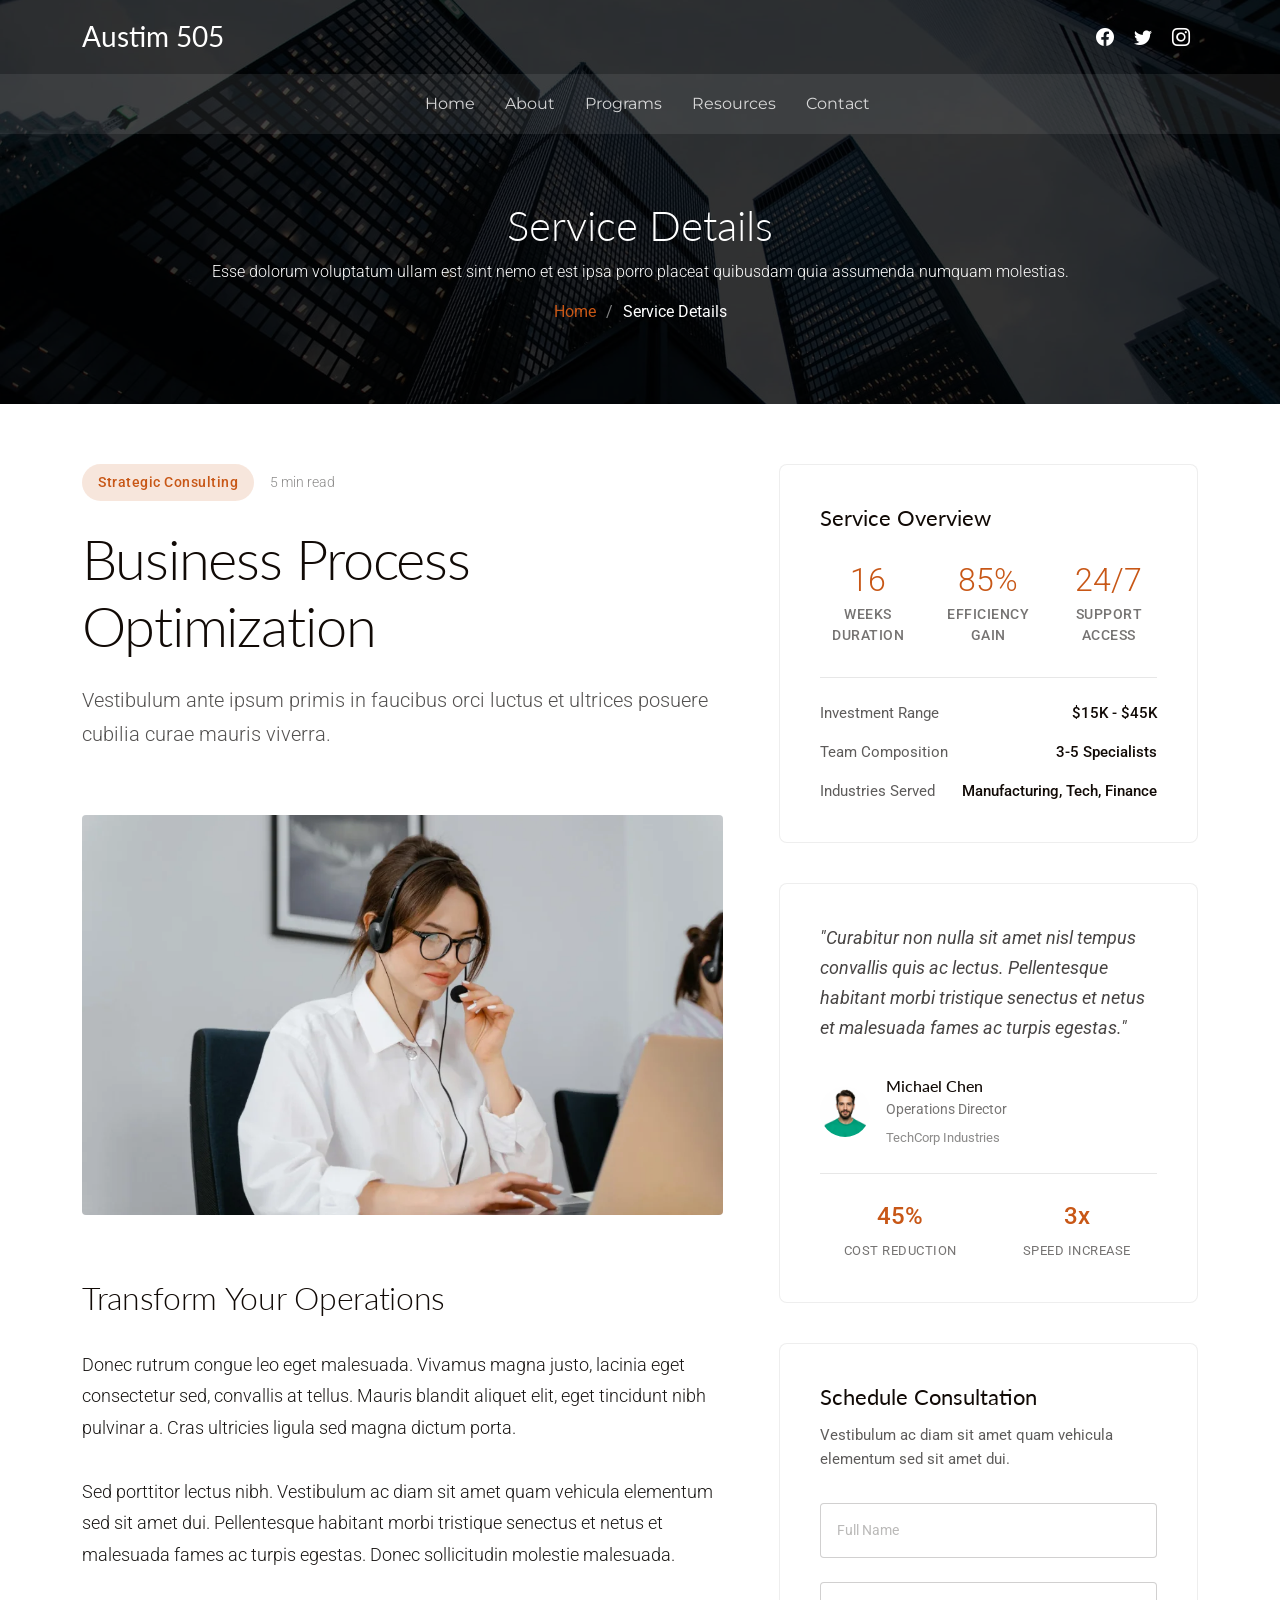
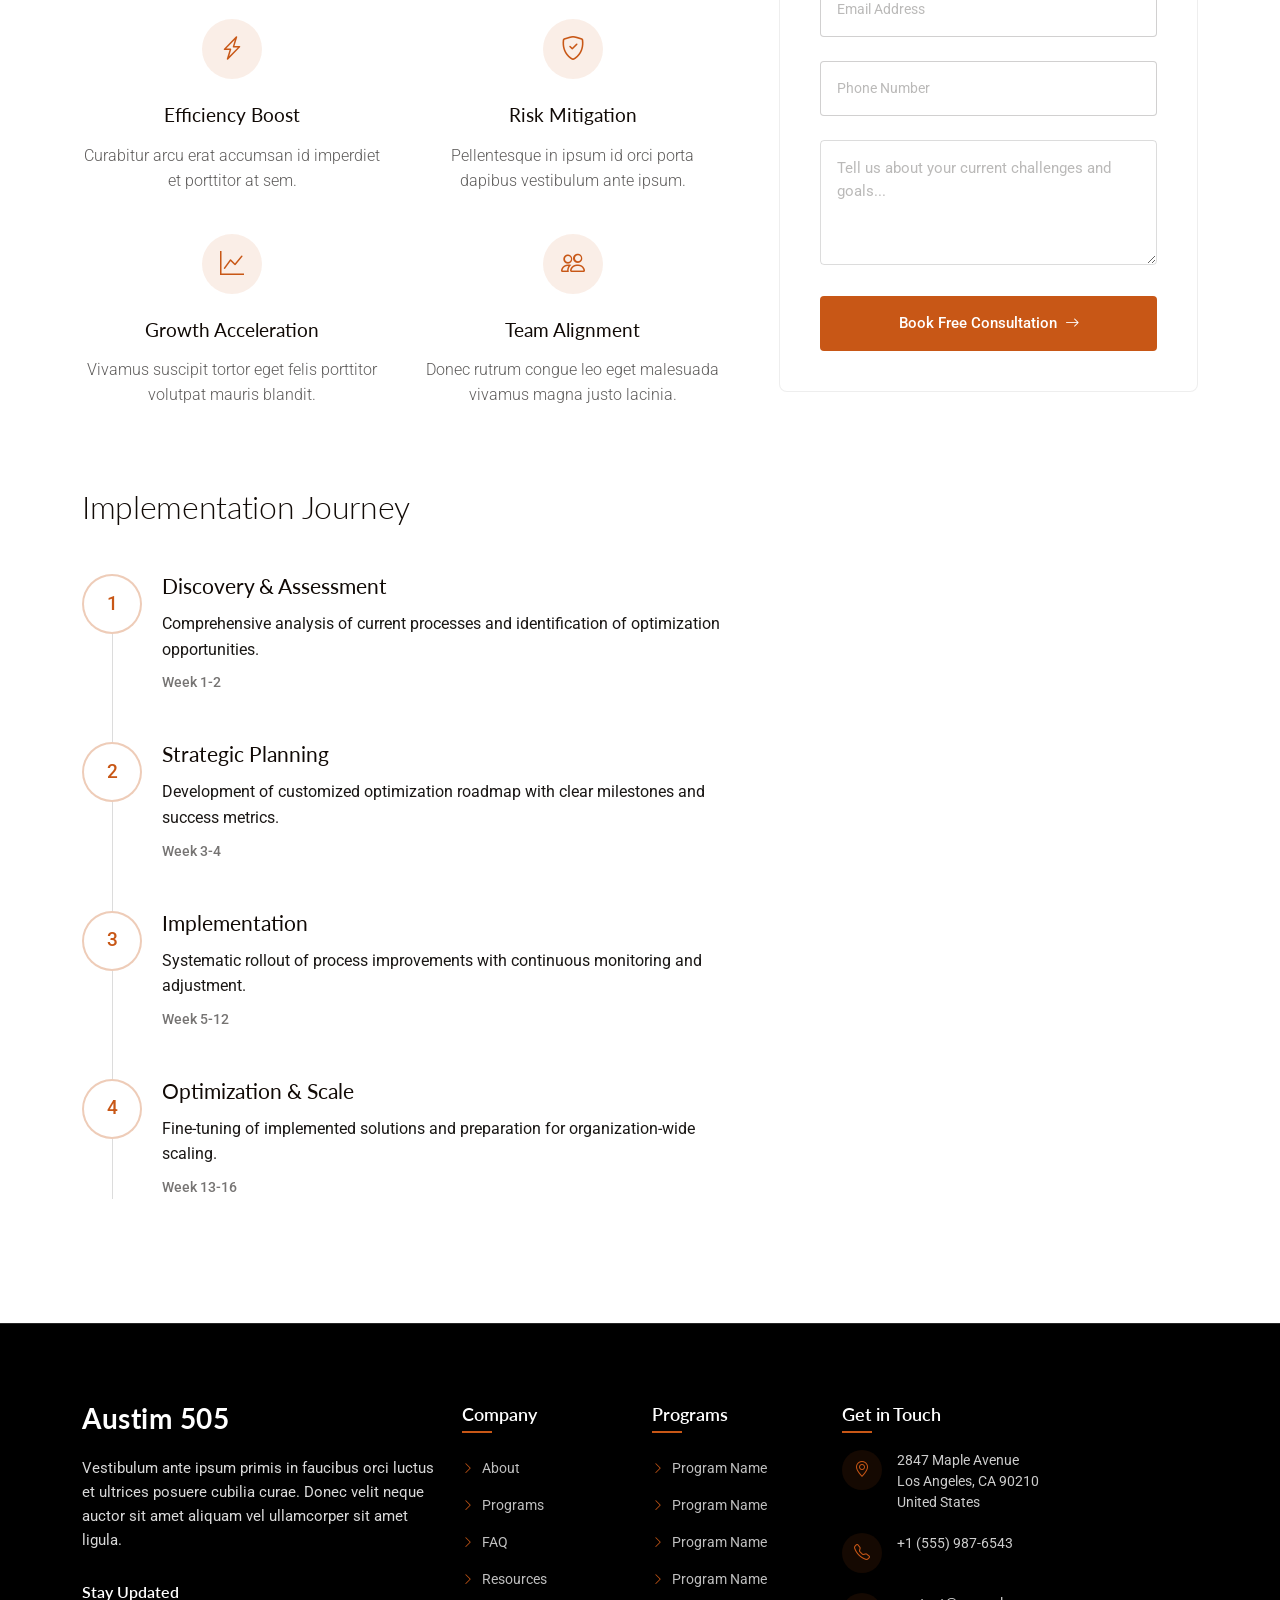
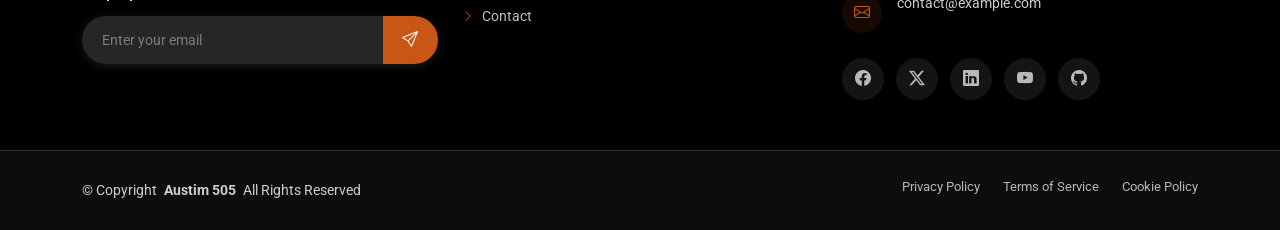
<file: service-details.html>
<!DOCTYPE html>
<html lang="en">

<head>
  <meta charset="utf-8">
  <meta content="width=device-width, initial-scale=1.0" name="viewport">
  <title>Service Details - Austim 505 -3</title>
  <meta name="description" content="">
  <meta name="keywords" content="">

  <!-- Favicons -->
  <link href="assets/img/favicon.png" rel="icon">
  <link href="assets/img/apple-touch-icon.png" rel="apple-touch-icon">

  <!-- Fonts -->
  <link href="https://fonts.googleapis.com" rel="preconnect">
  <link href="https://fonts.gstatic.com" rel="preconnect" crossorigin>
  <link href="https://fonts.googleapis.com/css2?family=Roboto:ital,wght@0,100;0,300;0,400;0,500;0,700;0,900;1,100;1,300;1,400;1,500;1,700;1,900&family=Montserrat:ital,wght@0,100;0,200;0,300;0,400;0,500;0,600;0,700;0,800;0,900;1,100;1,200;1,300;1,400;1,500;1,600;1,700;1,800;1,900&family=Lato:ital,wght@0,100;0,300;0,400;0,700;0,900;1,100;1,300;1,400;1,700;1,900&display=swap" rel="stylesheet">

  <!-- Vendor CSS Files -->
  <link href="assets/vendor/bootstrap/css/bootstrap.min.css" rel="stylesheet">
  <link href="assets/vendor/bootstrap-icons/bootstrap-icons.css" rel="stylesheet">
  <link href="assets/vendor/aos/aos.css" rel="stylesheet">
  <link href="assets/vendor/swiper/swiper-bundle.min.css" rel="stylesheet">
  <link href="assets/vendor/glightbox/css/glightbox.min.css" rel="stylesheet">

  <!-- Main CSS File -->
  <link href="assets/css/main.css" rel="stylesheet">

</head>

<body class="service-details-page">

  <header id="header" class="header fixed-top">
    <div class="container-fluid container-xl position-relative">

      <div class="top-row d-flex align-items-center justify-content-between">
        <a href="index.html" class="logo d-flex align-items-center">
          <!-- Uncomment the line below if you also wish to use an image logo -->
          <!-- <img src="assets/img/logo.webp" alt=""> -->
          <h1 class="sitename">Austim 505</h1>
        </a>

        <div class="d-flex align-items-center">
          <div class="social-links">
            <a href="#" class="facebook"><i class="bi bi-facebook"></i></a>
            <a href="#" class="twitter"><i class="bi bi-twitter"></i></a>
            <a href="#" class="instagram"><i class="bi bi-instagram"></i></a>
          </div>
        </div>
      </div>

    </div>

    <div class="nav-wrap">
      <div class="container d-flex justify-content-center position-relative">
        <nav id="navmenu" class="navmenu">
          <ul>
            <li><a href="#hero">Home</a></li>
            <li><a href="#about">About</a></li>
            <li><a href="#features">Programs</a></li>
            <li><a href="#services">Resources</a></li>

            <li><a href="#contact">Contact</a></li>
          </ul>
          <i class="mobile-nav-toggle d-xl-none bi bi-list"></i>
        </nav>
      </div>
    </div>

  </header>

  <main class="main">

    <!-- Page Title -->
    <div class="page-title dark-background" data-aos="fade" style="background-image: url(assets/img/bg/bg-2.webp);">
      <div class="container position-relative">
        <h1>Service Details</h1>
        <p>Esse dolorum voluptatum ullam est sint nemo et est ipsa porro placeat quibusdam quia assumenda numquam molestias.</p>
        <nav class="breadcrumbs">
          <ol>
            <li><a href="index.html">Home</a></li>
            <li class="current">Service Details</li>
          </ol>
        </nav>
      </div>
    </div><!-- End Page Title -->

    <!-- Service Details Section -->
    <section id="service-details" class="service-details section">

      <div class="container" data-aos="fade-up" data-aos-delay="100">

        <div class="row">

          <!-- Main Content Area -->
          <div class="col-lg-7">

            <!-- Hero Service Introduction -->
            <div class="service-hero" data-aos="fade-up" data-aos-delay="100">
              <div class="service-meta">
                <span class="service-category">Strategic Consulting</span>
                <span class="reading-time">5 min read</span>
              </div>
              <h1>Business Process Optimization</h1>
              <p class="service-description">Vestibulum ante ipsum primis in faucibus orci luctus et ultrices posuere cubilia curae mauris viverra.</p>
            </div>

            <!-- Service Visual -->
            <div class="service-visual" data-aos="zoom-in" data-aos-delay="200">
              <img src="assets/img/services/services-7.webp" alt="Business Process Optimization" class="img-fluid">
            </div>

            <!-- Service Content -->
            <div class="service-narrative" data-aos="fade-up" data-aos-delay="300">
              <h3>Transform Your Operations</h3>
              <p>Donec rutrum congue leo eget malesuada. Vivamus magna justo, lacinia eget consectetur sed, convallis at tellus. Mauris blandit aliquet elit, eget tincidunt nibh pulvinar a. Cras ultricies ligula sed magna dictum porta.</p>

              <p>Sed porttitor lectus nibh. Vestibulum ac diam sit amet quam vehicula elementum sed sit amet dui. Pellentesque habitant morbi tristique senectus et netus et malesuada fames ac turpis egestas. Donec sollicitudin molestie malesuada.</p>

              <!-- Key Benefits Grid -->
              <div class="benefits-grid" data-aos="fade-up" data-aos-delay="400">
                <div class="benefit-card">
                  <div class="benefit-icon">
                    <i class="bi bi-lightning-charge"></i>
                  </div>
                  <h4>Efficiency Boost</h4>
                  <p>Curabitur arcu erat accumsan id imperdiet et porttitor at sem.</p>
                </div>

                <div class="benefit-card">
                  <div class="benefit-icon">
                    <i class="bi bi-shield-check"></i>
                  </div>
                  <h4>Risk Mitigation</h4>
                  <p>Pellentesque in ipsum id orci porta dapibus vestibulum ante ipsum.</p>
                </div>

                <div class="benefit-card">
                  <div class="benefit-icon">
                    <i class="bi bi-graph-up"></i>
                  </div>
                  <h4>Growth Acceleration</h4>
                  <p>Vivamus suscipit tortor eget felis porttitor volutpat mauris blandit.</p>
                </div>

                <div class="benefit-card">
                  <div class="benefit-icon">
                    <i class="bi bi-people"></i>
                  </div>
                  <h4>Team Alignment</h4>
                  <p>Donec rutrum congue leo eget malesuada vivamus magna justo lacinia.</p>
                </div>
              </div>

            </div>

            <!-- Implementation Timeline -->
            <div class="timeline-section" data-aos="fade-up" data-aos-delay="500">
              <h3>Implementation Journey</h3>
              <div class="timeline">
                <div class="timeline-item">
                  <div class="timeline-marker">
                    <span>1</span>
                  </div>
                  <div class="timeline-content">
                    <h4>Discovery &amp; Assessment</h4>
                    <p>Comprehensive analysis of current processes and identification of optimization opportunities.</p>
                    <small>Week 1-2</small>
                  </div>
                </div>

                <div class="timeline-item">
                  <div class="timeline-marker">
                    <span>2</span>
                  </div>
                  <div class="timeline-content">
                    <h4>Strategic Planning</h4>
                    <p>Development of customized optimization roadmap with clear milestones and success metrics.</p>
                    <small>Week 3-4</small>
                  </div>
                </div>

                <div class="timeline-item">
                  <div class="timeline-marker">
                    <span>3</span>
                  </div>
                  <div class="timeline-content">
                    <h4>Implementation</h4>
                    <p>Systematic rollout of process improvements with continuous monitoring and adjustment.</p>
                    <small>Week 5-12</small>
                  </div>
                </div>

                <div class="timeline-item">
                  <div class="timeline-marker">
                    <span>4</span>
                  </div>
                  <div class="timeline-content">
                    <h4>Optimization &amp; Scale</h4>
                    <p>Fine-tuning of implemented solutions and preparation for organization-wide scaling.</p>
                    <small>Week 13-16</small>
                  </div>
                </div>
              </div>
            </div>

          </div><!-- End Main Content -->

          <!-- Service Sidebar -->
          <div class="col-lg-5">
            <div class="service-sidebar" data-aos="fade-up" data-aos-delay="200">

              <!-- Service Overview Card -->
              <div class="overview-card">
                <div class="overview-header">
                  <h4>Service Overview</h4>
                </div>
                <div class="overview-stats">
                  <div class="stat-item">
                    <div class="stat-number">16</div>
                    <div class="stat-label">Weeks Duration</div>
                  </div>
                  <div class="stat-item">
                    <div class="stat-number">85%</div>
                    <div class="stat-label">Efficiency Gain</div>
                  </div>
                  <div class="stat-item">
                    <div class="stat-number">24/7</div>
                    <div class="stat-label">Support Access</div>
                  </div>
                </div>

                <div class="overview-details">
                  <div class="detail-row">
                    <span class="detail-label">Investment Range</span>
                    <span class="detail-value">$15K - $45K</span>
                  </div>
                  <div class="detail-row">
                    <span class="detail-label">Team Composition</span>
                    <span class="detail-value">3-5 Specialists</span>
                  </div>
                  <div class="detail-row">
                    <span class="detail-label">Industries Served</span>
                    <span class="detail-value">Manufacturing, Tech, Finance</span>
                  </div>
                </div>
              </div>

              <!-- Client Success Story -->
              <div class="success-story">
                <div class="story-quote">
                  <p>"Curabitur non nulla sit amet nisl tempus convallis quis ac lectus. Pellentesque habitant morbi tristique senectus et netus et malesuada fames ac turpis egestas."</p>
                </div>
                <div class="story-author">
                  <img src="assets/img/person/person-m-8.webp" alt="Michael Chen" class="author-avatar">
                  <div class="author-details">
                    <h5>Michael Chen</h5>
                    <span>Operations Director</span>
                    <small>TechCorp Industries</small>
                  </div>
                </div>
                <div class="story-metrics">
                  <div class="metric">
                    <span class="metric-value">45%</span>
                    <span class="metric-label">Cost Reduction</span>
                  </div>
                  <div class="metric">
                    <span class="metric-value">3x</span>
                    <span class="metric-label">Speed Increase</span>
                  </div>
                </div>
              </div>

              <!-- Consultation Form -->
              <div class="consultation-form">
                <div class="form-header">
                  <h4>Schedule Consultation</h4>
                  <p>Vestibulum ac diam sit amet quam vehicula elementum sed sit amet dui.</p>
                </div>

                <form action="forms/consultation.php" method="post" class="php-email-form">
                  <div class="form-group">
                    <input type="text" name="name" class="form-input" placeholder="Full Name" required="">
                  </div>

                  <div class="form-group">
                    <input type="email" name="email" class="form-input" placeholder="Email Address" required="">
                  </div>

                  <div class="form-group">
                    <input type="tel" name="phone" class="form-input" placeholder="Phone Number">
                  </div>

                  <input type="hidden" name="subject" value="Business Process Optimization Consultation">

                  <div class="form-group">
                    <textarea name="message" class="form-input" rows="4" placeholder="Tell us about your current challenges and goals..." required=""></textarea>
                  </div>

                  <div class="loading">Loading</div>
                  <div class="error-message"></div>
                  <div class="sent-message">Your consultation request has been sent. Thank you!</div>

                  <button type="submit" class="btn-consultation">
                    <span>Book Free Consultation</span>
                    <i class="bi bi-arrow-right"></i>
                  </button>
                </form>
              </div>

            </div>
          </div><!-- End Sidebar -->

        </div>

      </div>

    </section><!-- /Service Details Section -->

  </main>

  <footer id="footer" class="footer dark-background">

    <div class="container">
      <div class="row gy-5">

        <div class="col-lg-4">
          <div class="footer-content">
            <a href="index.html" class="logo d-flex align-items-center mb-4">
              <span class="sitename">Austim 505</span>
            </a>
            <p class="mb-4">Vestibulum ante ipsum primis in faucibus orci luctus et ultrices posuere cubilia curae. Donec velit neque auctor sit amet aliquam vel ullamcorper sit amet ligula.</p>

            <div class="newsletter-form">
              <h5>Stay Updated</h5>
              <form action="forms/newsletter.php" method="post" class="php-email-form">
                <div class="input-group">
                  <input type="email" name="email" class="form-control" placeholder="Enter your email" required="">
                  <button type="submit" class="btn-subscribe">
                    <i class="bi bi-send"></i>
                  </button>
                </div>
                <div class="loading">Loading</div>
                <div class="error-message"></div>
                <div class="sent-message">Thank you for subscribing!</div>
              </form>
            </div>
          </div>
        </div>

        <div class="col-lg-2 col-6">
          <div class="footer-links">
            <h4>Company</h4>
            <ul>
              <li><a href="#"><i class="bi bi-chevron-right"></i> About</a></li>
              <li><a href="#"><i class="bi bi-chevron-right"></i> Programs</a></li>
              <li><a href="#"><i class="bi bi-chevron-right"></i> FAQ</a></li>
              <li><a href="#"><i class="bi bi-chevron-right"></i> Resources</a></li>
              <li><a href="#"><i class="bi bi-chevron-right"></i> Contact</a></li>
            </ul>
          </div>
        </div>

        <div class="col-lg-2 col-6">
          <div class="footer-links">
            <h4>Programs</h4>
            <ul>
              <li><a href="#"><i class="bi bi-chevron-right"></i> Program Name</a></li>
              <li><a href="#"><i class="bi bi-chevron-right"></i> Program Name</a></li>
              <li><a href="#"><i class="bi bi-chevron-right"></i> Program Name</a></li>
              <li><a href="#"><i class="bi bi-chevron-right"></i> Program Name</a></li>

            </ul>
          </div>
        </div>

        <div class="col-lg-4">
          <div class="footer-contact">
            <h4>Get in Touch</h4>
            <div class="contact-item">
              <div class="contact-icon">
                <i class="bi bi-geo-alt"></i>
              </div>
              <div class="contact-info">
                <p>2847 Maple Avenue<br>Los Angeles, CA 90210<br>United States</p>
              </div>
            </div>

            <div class="contact-item">
              <div class="contact-icon">
                <i class="bi bi-telephone"></i>
              </div>
              <div class="contact-info">
                <p>+1 (555) 987-6543</p>
              </div>
            </div>

            <div class="contact-item">
              <div class="contact-icon">
                <i class="bi bi-envelope"></i>
              </div>
              <div class="contact-info">
                <p>contact@example.com</p>
              </div>
            </div>

            <div class="social-links">
              <a href="#"><i class="bi bi-facebook"></i></a>
              <a href="#"><i class="bi bi-twitter-x"></i></a>
              <a href="#"><i class="bi bi-linkedin"></i></a>
              <a href="#"><i class="bi bi-youtube"></i></a>
              <a href="#"><i class="bi bi-github"></i></a>
            </div>
          </div>
        </div>

      </div>
    </div>

    <div class="footer-bottom">
      <div class="container">
        <div class="row align-items-center">
          <div class="col-lg-6">
            <div class="copyright">
              <p>© <span>Copyright</span> <strong class="px-1 sitename">Austim 505</strong> <span>All Rights Reserved</span></p>
            </div>
          </div>
          <div class="col-lg-6">
            <div class="footer-bottom-links">
              <a href="#">Privacy Policy</a>
              <a href="#">Terms of Service</a>
              <a href="#">Cookie Policy</a>
            </div>

          </div>
        </div>
      </div>
    </div>

  </footer>

  <!-- Scroll Top -->
  <a href="#" id="scroll-top" class="scroll-top d-flex align-items-center justify-content-center"><i class="bi bi-arrow-up-short"></i></a>

  <!-- Preloader -->
  <div id="preloader"></div>

  <!-- Vendor JS Files -->
  <script src="assets/vendor/bootstrap/js/bootstrap.bundle.min.js"></script>
  <script src="assets/vendor/php-email-form/validate.js"></script>
  <script src="assets/vendor/aos/aos.js"></script>
  <script src="assets/vendor/purecounter/purecounter_vanilla.js"></script>
  <script src="assets/vendor/swiper/swiper-bundle.min.js"></script>
  <script src="assets/vendor/glightbox/js/glightbox.min.js"></script>

  <!-- Main JS File -->
  <script src="assets/js/main.js"></script>

</body>

</html>
</file>
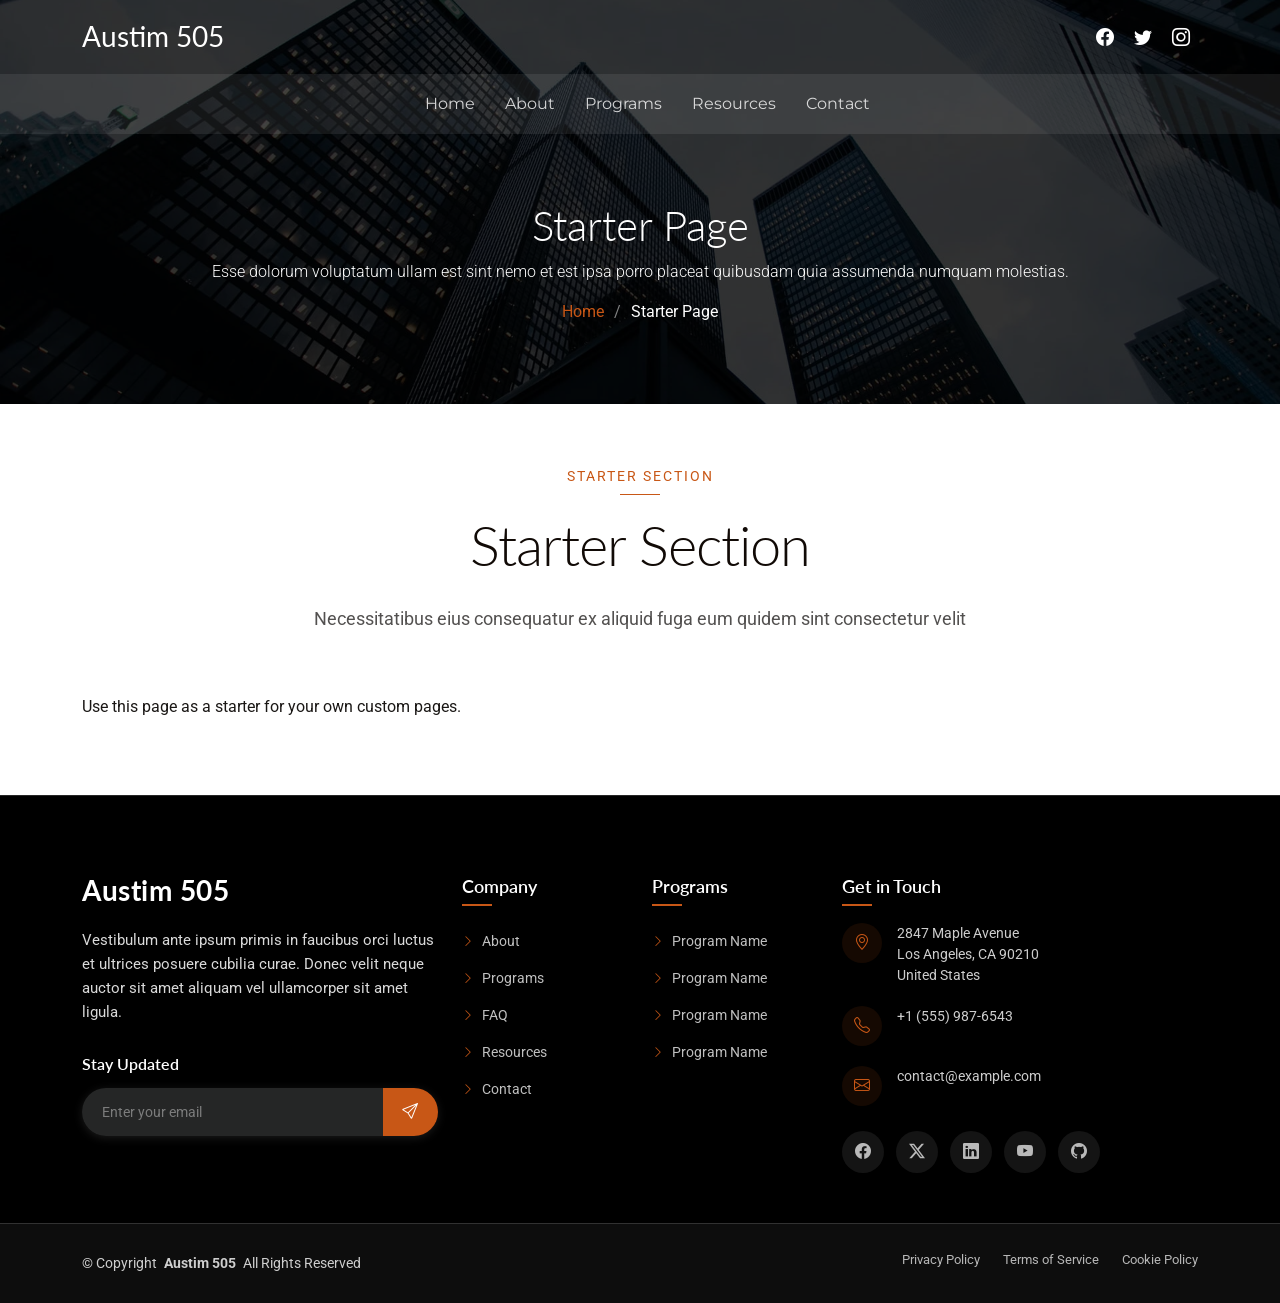
<file: starter-page.html>
<!DOCTYPE html>
<html lang="en">

<head>
  <meta charset="utf-8">
  <meta content="width=device-width, initial-scale=1.0" name="viewport">
  <title>Starter Page - Austim 505 -3</title>
  <meta name="description" content="">
  <meta name="keywords" content="">

  <!-- Favicons -->
  <link href="assets/img/favicon.png" rel="icon">
  <link href="assets/img/apple-touch-icon.png" rel="apple-touch-icon">

  <!-- Fonts -->
  <link href="https://fonts.googleapis.com" rel="preconnect">
  <link href="https://fonts.gstatic.com" rel="preconnect" crossorigin>
  <link href="https://fonts.googleapis.com/css2?family=Roboto:ital,wght@0,100;0,300;0,400;0,500;0,700;0,900;1,100;1,300;1,400;1,500;1,700;1,900&family=Montserrat:ital,wght@0,100;0,200;0,300;0,400;0,500;0,600;0,700;0,800;0,900;1,100;1,200;1,300;1,400;1,500;1,600;1,700;1,800;1,900&family=Lato:ital,wght@0,100;0,300;0,400;0,700;0,900;1,100;1,300;1,400;1,700;1,900&display=swap" rel="stylesheet">

  <!-- Vendor CSS Files -->
  <link href="assets/vendor/bootstrap/css/bootstrap.min.css" rel="stylesheet">
  <link href="assets/vendor/bootstrap-icons/bootstrap-icons.css" rel="stylesheet">
  <link href="assets/vendor/aos/aos.css" rel="stylesheet">
  <link href="assets/vendor/swiper/swiper-bundle.min.css" rel="stylesheet">
  <link href="assets/vendor/glightbox/css/glightbox.min.css" rel="stylesheet">

  <!-- Main CSS File -->
  <link href="assets/css/main.css" rel="stylesheet">

</head>

<body class="starter-page-page">

  <header id="header" class="header fixed-top">
    <div class="container-fluid container-xl position-relative">

      <div class="top-row d-flex align-items-center justify-content-between">
        <a href="index.html" class="logo d-flex align-items-center">
          <!-- Uncomment the line below if you also wish to use an image logo -->
          <!-- <img src="assets/img/logo.webp" alt=""> -->
          <h1 class="sitename">Austim 505</h1>
        </a>

        <div class="d-flex align-items-center">
          <div class="social-links">
            <a href="#" class="facebook"><i class="bi bi-facebook"></i></a>
            <a href="#" class="twitter"><i class="bi bi-twitter"></i></a>
            <a href="#" class="instagram"><i class="bi bi-instagram"></i></a>
          </div>
        </div>
      </div>

    </div>

    <div class="nav-wrap">
      <div class="container d-flex justify-content-center position-relative">
        <nav id="navmenu" class="navmenu">
          <ul>
            <li><a href="#hero">Home</a></li>
            <li><a href="#about">About</a></li>
            <li><a href="#features">Programs</a></li>
            <li><a href="#services">Resources</a></li>

            <li><a href="#contact">Contact</a></li>
          </ul>
          <i class="mobile-nav-toggle d-xl-none bi bi-list"></i>
        </nav>
      </div>
    </div>

  </header>

  <main class="main">

    <!-- Page Title -->
    <div class="page-title dark-background" data-aos="fade" style="background-image: url(assets/img/bg/bg-2.webp);">
      <div class="container position-relative">
        <h1>Starter Page</h1>
        <p>Esse dolorum voluptatum ullam est sint nemo et est ipsa porro placeat quibusdam quia assumenda numquam molestias.</p>
        <nav class="breadcrumbs">
          <ol>
            <li><a href="index.html">Home</a></li>
            <li class="current">Starter Page</li>
          </ol>
        </nav>
      </div>
    </div><!-- End Page Title -->

    <!-- Starter Section Section -->
    <section id="starter-section" class="starter-section section">

      <!-- Section Title -->
      <div class="container section-title" data-aos="fade-up">
        <span class="subtitle">Starter Section</span>
        <h2>Starter Section</h2>
        <p>Necessitatibus eius consequatur ex aliquid fuga eum quidem sint consectetur velit</p>
      </div><!-- End Section Title -->

      <div class="container" data-aos="fade-up">
        <p>Use this page as a starter for your own custom pages.</p>
      </div>

    </section><!-- /Starter Section Section -->

  </main>

  <footer id="footer" class="footer dark-background">

    <div class="container">
      <div class="row gy-5">

        <div class="col-lg-4">
          <div class="footer-content">
            <a href="index.html" class="logo d-flex align-items-center mb-4">
              <span class="sitename">Austim 505</span>
            </a>
            <p class="mb-4">Vestibulum ante ipsum primis in faucibus orci luctus et ultrices posuere cubilia curae. Donec velit neque auctor sit amet aliquam vel ullamcorper sit amet ligula.</p>

            <div class="newsletter-form">
              <h5>Stay Updated</h5>
              <form action="forms/newsletter.php" method="post" class="php-email-form">
                <div class="input-group">
                  <input type="email" name="email" class="form-control" placeholder="Enter your email" required="">
                  <button type="submit" class="btn-subscribe">
                    <i class="bi bi-send"></i>
                  </button>
                </div>
                <div class="loading">Loading</div>
                <div class="error-message"></div>
                <div class="sent-message">Thank you for subscribing!</div>
              </form>
            </div>
          </div>
        </div>

        <div class="col-lg-2 col-6">
          <div class="footer-links">
            <h4>Company</h4>
            <ul>
              <li><a href="#"><i class="bi bi-chevron-right"></i> About</a></li>
              <li><a href="#"><i class="bi bi-chevron-right"></i> Programs</a></li>
              <li><a href="#"><i class="bi bi-chevron-right"></i> FAQ</a></li>
              <li><a href="#"><i class="bi bi-chevron-right"></i> Resources</a></li>
              <li><a href="#"><i class="bi bi-chevron-right"></i> Contact</a></li>
            </ul>
          </div>
        </div>

        <div class="col-lg-2 col-6">
          <div class="footer-links">
            <h4>Programs</h4>
            <ul>
              <li><a href="#"><i class="bi bi-chevron-right"></i> Program Name</a></li>
              <li><a href="#"><i class="bi bi-chevron-right"></i> Program Name</a></li>
              <li><a href="#"><i class="bi bi-chevron-right"></i> Program Name</a></li>
              <li><a href="#"><i class="bi bi-chevron-right"></i> Program Name</a></li>

            </ul>
          </div>
        </div>

        <div class="col-lg-4">
          <div class="footer-contact">
            <h4>Get in Touch</h4>
            <div class="contact-item">
              <div class="contact-icon">
                <i class="bi bi-geo-alt"></i>
              </div>
              <div class="contact-info">
                <p>2847 Maple Avenue<br>Los Angeles, CA 90210<br>United States</p>
              </div>
            </div>

            <div class="contact-item">
              <div class="contact-icon">
                <i class="bi bi-telephone"></i>
              </div>
              <div class="contact-info">
                <p>+1 (555) 987-6543</p>
              </div>
            </div>

            <div class="contact-item">
              <div class="contact-icon">
                <i class="bi bi-envelope"></i>
              </div>
              <div class="contact-info">
                <p>contact@example.com</p>
              </div>
            </div>

            <div class="social-links">
              <a href="#"><i class="bi bi-facebook"></i></a>
              <a href="#"><i class="bi bi-twitter-x"></i></a>
              <a href="#"><i class="bi bi-linkedin"></i></a>
              <a href="#"><i class="bi bi-youtube"></i></a>
              <a href="#"><i class="bi bi-github"></i></a>
            </div>
          </div>
        </div>

      </div>
    </div>

    <div class="footer-bottom">
      <div class="container">
        <div class="row align-items-center">
          <div class="col-lg-6">
            <div class="copyright">
              <p>© <span>Copyright</span> <strong class="px-1 sitename">Austim 505</strong> <span>All Rights Reserved</span></p>
            </div>
          </div>
          <div class="col-lg-6">
            <div class="footer-bottom-links">
              <a href="#">Privacy Policy</a>
              <a href="#">Terms of Service</a>
              <a href="#">Cookie Policy</a>
            </div>

          </div>
        </div>
      </div>
    </div>

  </footer>

  <!-- Scroll Top -->
  <a href="#" id="scroll-top" class="scroll-top d-flex align-items-center justify-content-center"><i class="bi bi-arrow-up-short"></i></a>

  <!-- Preloader -->
  <div id="preloader"></div>

  <!-- Vendor JS Files -->
  <script src="assets/vendor/bootstrap/js/bootstrap.bundle.min.js"></script>
  <script src="assets/vendor/php-email-form/validate.js"></script>
  <script src="assets/vendor/aos/aos.js"></script>
  <script src="assets/vendor/purecounter/purecounter_vanilla.js"></script>
  <script src="assets/vendor/swiper/swiper-bundle.min.js"></script>
  <script src="assets/vendor/glightbox/js/glightbox.min.js"></script>

  <!-- Main JS File -->
  <script src="assets/js/main.js"></script>

</body>

</html>
</file>
<file: assets/css/main.css>
/*--------------------------------------------------------------
# Font & Color Variables
# Help: https://bootstrapmade.com/color-system/
--------------------------------------------------------------*/
/* Fonts */
:root {
  --default-font: "Roboto",  system-ui, -apple-system, "Segoe UI", Roboto, "Helvetica Neue", Arial, "Noto Sans", "Liberation Sans", sans-serif, "Apple Color Emoji", "Segoe UI Emoji", "Segoe UI Symbol", "Noto Color Emoji";
  --heading-font: "Lato",  sans-serif;
  --nav-font: "Montserrat",  sans-serif;
}

/* Global Colors - The following color variables are used throughout the website. Updating them here will change the color scheme of the entire website */
:root { 
  --background-color: #ffffff; /* Background color for the entire website, including individual sections */
  --default-color: #1a1715; /* Default color used for the majority of the text content across the entire website */
  --heading-color: #110a06; /* Color for headings, subheadings and title throughout the website */
  --accent-color: #c85716; /* Accent color that represents your brand on the website. It's used for buttons, links, and other elements that need to stand out */
  --surface-color: #ffffff; /* The surface color is used as a background of boxed elements within sections, such as cards, icon boxes, or other elements that require a visual separation from the global background. */
  --contrast-color: #ffffff; /* Contrast color for text, ensuring readability against backgrounds of accent, heading, or default colors. */
}

/* Nav Menu Colors - The following color variables are used specifically for the navigation menu. They are separate from the global colors to allow for more customization options */
:root {
  --nav-color: rgba(255, 255, 255, 0.8);  /* The default color of the main navmenu links */
  --nav-hover-color: #c85716; /* Applied to main navmenu links when they are hovered over or active */
  --nav-mobile-background-color: #ffffff; /* Used as the background color for mobile navigation menu */
  --nav-dropdown-background-color: #ffffff; /* Used as the background color for dropdown items that appear when hovering over primary navigation items */
  --nav-dropdown-color: #1a1715; /* Used for navigation links of the dropdown items in the navigation menu. */
  --nav-dropdown-hover-color: #c85716; /* Similar to --nav-hover-color, this color is applied to dropdown navigation links when they are hovered over. */
}

/* Color Presets - These classes override global colors when applied to any section or element, providing reuse of the sam color scheme. */

.light-background {
  --background-color: #fffaf2;
  --surface-color: #ffffff;
}

.dark-background {
  --background-color: #000000;
  --default-color: #ffffff;
  --heading-color: #ffffff;
  --surface-color: #252626;
  --contrast-color: #ffffff;
}

/* Smooth scroll */
:root {
  scroll-behavior: smooth;
}

/*--------------------------------------------------------------
# General Styling & Shared Classes
--------------------------------------------------------------*/
body {
  color: var(--default-color);
  background-color: var(--background-color);
  font-family: var(--default-font);
}

a {
  color: var(--accent-color);
  text-decoration: none;
  transition: 0.3s;
}

a:hover {
  color: color-mix(in srgb, var(--accent-color), transparent 25%);
  text-decoration: none;
}

h1,
h2,
h3,
h4,
h5,
h6 {
  color: var(--heading-color);
  font-family: var(--heading-font);
}

/* PHP Email Form Messages
------------------------------*/
.php-email-form .error-message {
  display: none;
  background: #df1529;
  color: #ffffff;
  text-align: left;
  padding: 15px;
  margin-bottom: 24px;
  font-weight: 600;
}

.php-email-form .sent-message {
  display: none;
  color: #ffffff;
  background: #059652;
  text-align: center;
  padding: 15px;
  margin-bottom: 24px;
  font-weight: 600;
}

.php-email-form .loading {
  display: none;
  background: var(--surface-color);
  text-align: center;
  padding: 15px;
  margin-bottom: 24px;
}

.php-email-form .loading:before {
  content: "";
  display: inline-block;
  border-radius: 50%;
  width: 24px;
  height: 24px;
  margin: 0 10px -6px 0;
  border: 3px solid var(--accent-color);
  border-top-color: var(--surface-color);
  animation: php-email-form-loading 1s linear infinite;
}

@keyframes php-email-form-loading {
  0% {
    transform: rotate(0deg);
  }

  100% {
    transform: rotate(360deg);
  }
}

/*--------------------------------------------------------------
# Global Header
--------------------------------------------------------------*/
.header {
  --background-color: rgba(255, 255, 255, 0);
  --default-color: #ffffff;
  --heading-color: #ffffff;
  color: var(--default-color);
  background-color: var(--background-color);
  transition: all 0.5s;
  z-index: 997;
  padding: 20px 0 0 0;
}

.header .top-row {
  padding-bottom: 10px;
}

.header .top-row .logo {
  text-decoration: none;
}

.header .top-row .logo img {
  max-height: 40px;
  margin-right: 10px;
}

.header .top-row .logo .sitename {
  font-size: 28px;
  font-weight: 400;
  color: var(--heading-color);
  font-family: var(--heading-font);
  margin: 0;
}

.header .social-links a {
  color: var(--heading-color);
  padding: 0 8px;
  display: inline-block;
  font-size: 18px;
  transition: 0.3s;
}

.header .social-links a:hover {
  color: var(--accent-color);
}

@media (max-width: 1200px) {
  .header .social-links {
    padding-right: 40px;
  }
}

.header .nav-wrap {
  background-color: color-mix(in srgb, var(--default-color), transparent 92%);
  margin-top: 10px;
  display: flex;
  justify-content: center;
}

.header .mobile-nav-toggle {
  position: fixed;
  top: 20px;
  right: 5px;
}

/* Global Header on Scroll
------------------------------*/
.scrolled .header {
  --background-color: #1a1715;
}

/*--------------------------------------------------------------
# Navigation Menu
--------------------------------------------------------------*/
/* Navmenu - Desktop */
@media (min-width: 1200px) {
  .navmenu {
    padding: 0;
  }

  .navmenu ul {
    margin: 0;
    padding: 0;
    display: flex;
    list-style: none;
    align-items: center;
  }

  .navmenu li {
    position: relative;
  }

  .navmenu a,
  .navmenu a:focus {
    color: var(--nav-color);
    padding: 18px 15px;
    font-size: 16px;
    font-family: var(--nav-font);
    font-weight: 400;
    display: flex;
    align-items: center;
    justify-content: space-between;
    white-space: nowrap;
    transition: 0.3s;
  }

  .navmenu a i,
  .navmenu a:focus i {
    font-size: 12px;
    line-height: 0;
    margin-left: 5px;
    transition: 0.3s;
  }

  .navmenu li:last-child a {
    padding-right: 0;
  }

  .navmenu li:hover>a,
  .navmenu .active,
  .navmenu .active:focus {
    color: var(--nav-hover-color);
  }

  .navmenu .dropdown ul {
    margin: 0;
    padding: 10px 0;
    background: var(--nav-dropdown-background-color);
    display: block;
    position: absolute;
    visibility: hidden;
    left: 14px;
    top: 130%;
    opacity: 0;
    transition: 0.3s;
    border-radius: 4px;
    z-index: 99;
    box-shadow: 0px 0px 30px rgba(0, 0, 0, 0.1);
  }

  .navmenu .dropdown ul li {
    min-width: 200px;
  }

  .navmenu .dropdown ul a {
    padding: 10px 20px;
    font-size: 15px;
    text-transform: none;
    color: var(--nav-dropdown-color);
  }

  .navmenu .dropdown ul a i {
    font-size: 12px;
  }

  .navmenu .dropdown ul a:hover,
  .navmenu .dropdown ul .active:hover,
  .navmenu .dropdown ul li:hover>a {
    color: var(--nav-dropdown-hover-color);
  }

  .navmenu .dropdown:hover>ul {
    opacity: 1;
    top: 100%;
    visibility: visible;
  }

  .navmenu .dropdown .dropdown ul {
    top: 0;
    left: -90%;
    visibility: hidden;
  }

  .navmenu .dropdown .dropdown:hover>ul {
    opacity: 1;
    top: 0;
    left: -100%;
    visibility: visible;
  }
}

/* Navmenu - Mobile */
@media (max-width: 1199px) {
  .mobile-nav-toggle {
    color: var(--nav-color);
    font-size: 28px;
    line-height: 0;
    margin-right: 10px;
    cursor: pointer;
    transition: color 0.3s;
  }

  .navmenu {
    padding: 0;
    z-index: 9997;
  }

  .navmenu ul {
    display: none;
    list-style: none;
    position: absolute;
    inset: 60px 20px 20px 20px;
    padding: 10px 0;
    margin: 0;
    border-radius: 6px;
    background-color: var(--nav-mobile-background-color);
    overflow-y: auto;
    transition: 0.3s;
    z-index: 9998;
    box-shadow: 0px 0px 30px rgba(0, 0, 0, 0.1);
  }

  .navmenu a,
  .navmenu a:focus {
    color: var(--nav-dropdown-color);
    padding: 10px 20px;
    font-family: var(--nav-font);
    font-size: 17px;
    font-weight: 500;
    display: flex;
    align-items: center;
    justify-content: space-between;
    white-space: nowrap;
    transition: 0.3s;
  }

  .navmenu a i,
  .navmenu a:focus i {
    font-size: 12px;
    line-height: 0;
    margin-left: 5px;
    width: 30px;
    height: 30px;
    display: flex;
    align-items: center;
    justify-content: center;
    border-radius: 50%;
    transition: 0.3s;
    background-color: color-mix(in srgb, var(--accent-color), transparent 90%);
  }

  .navmenu a i:hover,
  .navmenu a:focus i:hover {
    background-color: var(--accent-color);
    color: var(--contrast-color);
  }

  .navmenu a:hover,
  .navmenu .active,
  .navmenu .active:focus {
    color: var(--nav-dropdown-hover-color);
  }

  .navmenu .active i,
  .navmenu .active:focus i {
    background-color: var(--accent-color);
    color: var(--contrast-color);
    transform: rotate(180deg);
  }

  .navmenu .dropdown ul {
    position: static;
    display: none;
    z-index: 99;
    padding: 10px 0;
    margin: 10px 20px;
    background-color: var(--nav-dropdown-background-color);
    border: 1px solid color-mix(in srgb, var(--default-color), transparent 90%);
    box-shadow: none;
    transition: all 0.5s ease-in-out;
  }

  .navmenu .dropdown ul ul {
    background-color: rgba(33, 37, 41, 0.1);
  }

  .navmenu .dropdown>.dropdown-active {
    display: block;
    background-color: rgba(33, 37, 41, 0.03);
  }

  .mobile-nav-active {
    overflow: hidden;
  }

  .mobile-nav-active .mobile-nav-toggle {
    color: #fff;
    position: absolute;
    font-size: 32px;
    top: 15px;
    right: 15px;
    margin-right: 0;
    z-index: 9999;
  }

  .mobile-nav-active .navmenu {
    position: fixed;
    overflow: hidden;
    inset: 0;
    background: rgba(33, 37, 41, 0.8);
    transition: 0.3s;
  }

  .mobile-nav-active .navmenu>ul {
    display: block;
  }
}

/*--------------------------------------------------------------
# Global Footer
--------------------------------------------------------------*/
.footer {
  color: var(--default-color);
  background: var(--background-color);
  font-size: 14px;
  padding: 80px 0 0;
  position: relative;
  border-top: 1px solid color-mix(in srgb, var(--default-color), transparent 85%);
}

.footer .footer-content .logo {
  line-height: 1;
}

.footer .footer-content .logo span {
  color: var(--heading-color);
  font-size: 28px;
  font-weight: 700;
  letter-spacing: 0.5px;
  font-family: var(--heading-font);
}

.footer .footer-content p {
  font-size: 15px;
  line-height: 1.6;
  color: color-mix(in srgb, var(--default-color), transparent 15%);
}

.footer .newsletter-form {
  margin-top: 30px;
}

.footer .newsletter-form h5 {
  color: var(--heading-color);
  font-size: 16px;
  font-weight: 600;
  margin-bottom: 15px;
  font-family: var(--heading-font);
}

.footer .newsletter-form .input-group {
  position: relative;
  display: flex;
  border-radius: 50px;
  overflow: hidden;
  box-shadow: 0 2px 10px color-mix(in srgb, var(--default-color), transparent 90%);
}

.footer .newsletter-form input[type=email] {
  flex: 1;
  padding: 12px 20px;
  border: none;
  background-color: var(--surface-color);
  color: var(--default-color);
  font-size: 14px;
}

.footer .newsletter-form input[type=email]:focus {
  outline: none;
  box-shadow: none;
}

.footer .newsletter-form input[type=email]::placeholder {
  color: color-mix(in srgb, var(--default-color), transparent 60%);
}

.footer .newsletter-form .btn-subscribe {
  background-color: var(--accent-color);
  color: var(--contrast-color);
  border: none;
  padding: 12px 20px;
  cursor: pointer;
  transition: 0.3s;
}

.footer .newsletter-form .btn-subscribe:hover {
  background-color: color-mix(in srgb, var(--accent-color), black 10%);
}

.footer .newsletter-form .btn-subscribe i {
  font-size: 16px;
}

.footer .newsletter-form .loading,
.footer .newsletter-form .error-message,
.footer .newsletter-form .sent-message {
  font-size: 13px;
  margin-top: 8px;
}

.footer h4 {
  color: var(--heading-color);
  font-size: 18px;
  font-weight: 600;
  margin-bottom: 25px;
  position: relative;
  font-family: var(--heading-font);
}

.footer h4:after {
  content: "";
  position: absolute;
  left: 0;
  bottom: -8px;
  width: 30px;
  height: 2px;
  background-color: var(--accent-color);
}

.footer .footer-links ul {
  list-style: none;
  padding: 0;
  margin: 0;
}

.footer .footer-links ul li {
  padding: 8px 0;
  display: flex;
  align-items: center;
  transition: 0.3s;
}

.footer .footer-links ul li:hover {
  transform: translateX(5px);
}

.footer .footer-links ul a {
  color: color-mix(in srgb, var(--default-color), transparent 25%);
  text-decoration: none;
  display: flex;
  align-items: center;
  font-size: 14px;
  transition: 0.3s;
}

.footer .footer-links ul a:hover {
  color: var(--accent-color);
}

.footer .footer-links ul a i {
  margin-right: 8px;
  font-size: 12px;
  color: var(--accent-color);
}

.footer .footer-contact .contact-item {
  display: flex;
  align-items: flex-start;
  margin-bottom: 20px;
}

.footer .footer-contact .contact-item .contact-icon {
  width: 40px;
  height: 40px;
  background-color: color-mix(in srgb, var(--accent-color), transparent 90%);
  border-radius: 50%;
  display: flex;
  align-items: center;
  justify-content: center;
  margin-right: 15px;
  flex-shrink: 0;
}

.footer .footer-contact .contact-item .contact-icon i {
  color: var(--accent-color);
  font-size: 16px;
}

.footer .footer-contact .contact-item .contact-info p {
  margin: 0;
  color: color-mix(in srgb, var(--default-color), transparent 20%);
  font-size: 14px;
  line-height: 1.5;
}

.footer .social-links {
  display: flex;
  gap: 12px;
  margin-top: 25px;
}

.footer .social-links a {
  width: 42px;
  height: 42px;
  background-color: color-mix(in srgb, var(--default-color), transparent 92%);
  color: color-mix(in srgb, var(--default-color), transparent 30%);
  display: flex;
  align-items: center;
  justify-content: center;
  border-radius: 50%;
  transition: 0.3s;
  text-decoration: none;
}

.footer .social-links a:hover {
  background-color: var(--accent-color);
  color: var(--contrast-color);
  transform: translateY(-3px);
}

.footer .social-links a i {
  font-size: 16px;
}

.footer .footer-bottom {
  margin-top: 50px;
  padding: 25px 0;
  background-color: color-mix(in srgb, var(--default-color), transparent 95%);
  border-top: 1px solid color-mix(in srgb, var(--default-color), transparent 85%);
}

.footer .footer-bottom .copyright p {
  margin: 0;
  font-size: 14px;
  color: color-mix(in srgb, var(--default-color), transparent 20%);
}

@media (max-width: 991px) {
  .footer .footer-bottom .copyright p {
    text-align: center;
    margin-bottom: 15px;
  }
}

.footer .footer-bottom .footer-bottom-links {
  text-align: right;
  margin-bottom: 8px;
}

@media (max-width: 991px) {
  .footer .footer-bottom .footer-bottom-links {
    text-align: center;
    margin-bottom: 10px;
  }
}

.footer .footer-bottom .footer-bottom-links a {
  color: color-mix(in srgb, var(--default-color), transparent 30%);
  font-size: 13px;
  margin-left: 20px;
  text-decoration: none;
}

.footer .footer-bottom .footer-bottom-links a:first-child {
  margin-left: 0;
}

.footer .footer-bottom .footer-bottom-links a:hover {
  color: var(--accent-color);
}

@media (max-width: 991px) {
  .footer .footer-bottom .footer-bottom-links a {
    margin: 0 10px;
  }
}

.footer .footer-bottom .credits {
  text-align: right;
  font-size: 13px;
  color: color-mix(in srgb, var(--default-color), transparent 40%);
}

@media (max-width: 991px) {
  .footer .footer-bottom .credits {
    text-align: center;
  }
}

.footer .footer-bottom .credits a {
  color: var(--accent-color);
  text-decoration: none;
}

.footer .footer-bottom .credits a:hover {
  text-decoration: underline;
}

@media (max-width: 768px) {
  .footer {
    padding: 60px 0 0;
  }

  .footer .footer-content {
    text-align: center;
    margin-bottom: 40px;
  }

  .footer .footer-links,
  .footer .footer-contact {
    margin-bottom: 40px;
  }
}

input[type=text],
input[type=email],
textarea {
  color: var(--default-color);
  background-color: var(--surface-color);
  font-size: 14px;
  border-color: color-mix(in srgb, var(--default-color), transparent 80%);
}

input[type=text]:focus,
input[type=email]:focus,
textarea:focus {
  border-color: var(--accent-color);
}

input[type=text]::placeholder,
input[type=email]::placeholder,
textarea::placeholder {
  color: color-mix(in srgb, var(--default-color), transparent 70%);
}

/*--------------------------------------------------------------
# Preloader
--------------------------------------------------------------*/
#preloader {
  position: fixed;
  inset: 0;
  z-index: 999999;
  overflow: hidden;
  background: var(--background-color);
  transition: all 0.6s ease-out;
}

#preloader:before {
  content: "";
  position: fixed;
  top: calc(50% - 30px);
  left: calc(50% - 30px);
  border: 6px solid #ffffff;
  border-color: var(--accent-color) transparent var(--accent-color) transparent;
  border-radius: 50%;
  width: 60px;
  height: 60px;
  animation: animate-preloader 1.5s linear infinite;
}

@keyframes animate-preloader {
  0% {
    transform: rotate(0deg);
  }

  100% {
    transform: rotate(360deg);
  }
}

/*--------------------------------------------------------------
# Scroll Top Button
--------------------------------------------------------------*/
.scroll-top {
  position: fixed;
  visibility: hidden;
  opacity: 0;
  right: 15px;
  bottom: 15px;
  z-index: 99999;
  background-color: var(--accent-color);
  width: 40px;
  height: 40px;
  border-radius: 4px;
  transition: all 0.4s;
}

.scroll-top i {
  font-size: 24px;
  color: var(--contrast-color);
  line-height: 0;
}

.scroll-top:hover {
  background-color: color-mix(in srgb, var(--accent-color), transparent 20%);
  color: var(--contrast-color);
}

.scroll-top.active {
  visibility: visible;
  opacity: 1;
}

/*--------------------------------------------------------------
# Disable aos animation delay on mobile devices
--------------------------------------------------------------*/
@media screen and (max-width: 768px) {
  [data-aos-delay] {
    transition-delay: 0 !important;
  }
}

/*--------------------------------------------------------------
# Global Page Titles & Breadcrumbs
--------------------------------------------------------------*/
.page-title {
  color: var(--default-color);
  background-color: var(--background-color);
  background-size: cover;
  background-position: center;
  background-repeat: no-repeat;
  padding: 200px 0 80px 0;
  text-align: center;
  position: relative;
}

.page-title:before {
  content: "";
  background-color: color-mix(in srgb, var(--background-color), transparent 20%);
  position: absolute;
  inset: 0;
}

.page-title h1 {
  font-size: 42px;
  font-weight: 300;
  margin-bottom: 10px;
}

.page-title p {
  font-weight: 300;
}

.page-title .breadcrumbs ol {
  display: flex;
  flex-wrap: wrap;
  list-style: none;
  justify-content: center;
  padding: 0;
  margin: 0;
  font-size: 16px;
  font-weight: 400;
}

.page-title .breadcrumbs ol li+li {
  padding-left: 10px;
}

.page-title .breadcrumbs ol li+li::before {
  content: "/";
  display: inline-block;
  padding-right: 10px;
  color: color-mix(in srgb, var(--default-color), transparent 50%);
}

/*--------------------------------------------------------------
# Global Sections
--------------------------------------------------------------*/
section,
.section {
  color: var(--default-color);
  background-color: var(--background-color);
  padding: 60px 0;
  scroll-margin-top: 133px;
  overflow: clip;
}

@media (max-width: 1199px) {

  section,
  .section {
    scroll-margin-top: 73px;
  }
}

/*--------------------------------------------------------------
# Global Section Titles
--------------------------------------------------------------*/
.section-title {
  text-align: center;
  padding-bottom: 60px;
  position: relative;
}

.section-title h2 {
  font-size: 3.5rem;
  font-weight: 300;
  line-height: 1.2;
  color: var(--heading-color);
  margin-bottom: 1.5rem;
  letter-spacing: -1px;
}

@media (max-width: 768px) {
  .section-title h2 {
    font-size: 2.5rem;
  }
}

.section-title .subtitle {
  display: inline-block;
  font-size: 0.875rem;
  font-weight: 400;
  color: var(--accent-color);
  text-transform: uppercase;
  letter-spacing: 2px;
  margin-bottom: 1.5rem;
  position: relative;
}

.section-title .subtitle::after {
  content: "";
  position: absolute;
  bottom: -8px;
  left: 50%;
  transform: translateX(-50%);
  width: 40px;
  height: 1px;
  background: var(--accent-color);
}

.section-title p {
  font-size: 1.125rem;
  line-height: 1.8;
  color: color-mix(in srgb, var(--default-color), transparent 25%);
  max-width: 900px;
  margin: 0 auto;
  text-wrap: balance;
}

/*--------------------------------------------------------------
# Hero Section
--------------------------------------------------------------*/
.hero {
  padding: 120px 0 60px 0;
  min-height: 100vh;
  position: relative;
  display: flex;
  align-items: center;
  overflow: hidden;
}

.hero .hero-content {
  width: 100%;
  position: relative;
  display: flex;
  align-items: center;
  z-index: 3;
}

.hero .video-background {
  position: absolute;
  top: 0;
  left: 0;
  width: 100%;
  height: 100%;
  z-index: 1;
}

.hero .video-background video {
  width: 100%;
  height: 100%;
  object-fit: cover;
}

.hero .video-overlay {
  position: absolute;
  top: 0;
  left: 0;
  width: 100%;
  height: 100%;
  background: color-mix(in srgb, var(--background-color), transparent 20%);
  z-index: 2;
}

.hero h1 {
  font-size: 3.5rem;
  font-weight: 700;
  margin-bottom: 1.5rem;
  line-height: 1.2;
}

@media (max-width: 768px) {
  .hero h1 {
    font-size: 2.5rem;
  }
}

@media (max-width: 576px) {
  .hero h1 {
    font-size: 2rem;
  }
}

.hero p {
  font-size: 1.25rem;
  margin-bottom: 2.5rem;
  color: color-mix(in srgb, var(--default-color), transparent 30%);
  line-height: 1.6;
}

@media (max-width: 768px) {
  .hero p {
    font-size: 1.1rem;
    margin-bottom: 2rem;
  }
}

.hero .hero-buttons {
  display: flex;
  gap: 1rem;
  justify-content: center;
  flex-wrap: wrap;
}

.hero .hero-buttons .btn {
  padding: 0.875rem 2rem;
  font-weight: 600;
  border-radius: 50px;
  transition: all 0.3s ease;
  text-decoration: none;
  border: 2px solid transparent;
  font-size: 1rem;
}

.hero .hero-buttons .btn.btn-primary {
  background-color: var(--accent-color);
  color: var(--contrast-color);
  border-color: var(--accent-color);
}

.hero .hero-buttons .btn.btn-primary:hover {
  background-color: color-mix(in srgb, var(--accent-color), black 15%);
  border-color: color-mix(in srgb, var(--accent-color), black 15%);
  transform: translateY(-2px);
}

.hero .hero-buttons .btn.btn-outline {
  background-color: transparent;
  color: color-mix(in srgb, var(--default-color), transparent 20%);
  border-color: color-mix(in srgb, var(--default-color), transparent 50%);
}

.hero .hero-buttons .btn.btn-outline:hover {
  transform: translateY(-2px);
  border-color: var(--accent-color);
  color: var(--accent-color);
}

@media (max-width: 576px) {
  .hero .hero-buttons .btn {
    padding: 0.75rem 1.5rem;
    font-size: 0.9rem;
  }
}

@media (max-width: 992px) {
  .hero {
    padding: 80px 0;
    min-height: 80vh;
  }

  .hero .hero-content {
    min-height: 80vh;
  }
}

/*--------------------------------------------------------------
# About Section
--------------------------------------------------------------*/
.about {
  padding-top: 60px;
  background-color: var(--background-color);
  padding-bottom: 20px;
}

.about .content h2 {
  font-family: var(--heading-font);
  font-size: 2.5rem;
  font-weight: 300;
  line-height: 1.3;
  color: var(--heading-color);
  margin-bottom: 2rem;
  letter-spacing: -0.02em;
}

@media (max-width: 768px) {
  .about .content h2 {
    font-size: 2rem;
  }
}

.about .content p {
  font-size: 1.125rem;
  line-height: 1.8;
  color: var(--default-color);
  margin-bottom: 2rem;
}

.about .content p.lead {
  font-size: 1.25rem;
  font-weight: 300;
  color: color-mix(in srgb, var(--default-color), transparent 10%);
  margin-bottom: 2.5rem;
}

.about .stats-wrapper {
  display: flex;
  gap: 3rem;
  margin: 3rem 0;
  padding: 2.5rem 0;
  border-top: 1px solid color-mix(in srgb, var(--default-color), transparent 90%);
  border-bottom: 1px solid color-mix(in srgb, var(--default-color), transparent 90%);
}

@media (max-width: 576px) {
  .about .stats-wrapper {
    flex-direction: column;
    gap: 2rem;
    text-align: center;
  }
}

.about .stats-wrapper .stat-item {
  display: flex;
  flex-direction: column;
}

.about .stats-wrapper .stat-item .number {
  font-size: 3rem;
  font-weight: 200;
  color: var(--accent-color);
  line-height: 1;
  margin-bottom: 0.5rem;
}

.about .stats-wrapper .stat-item .label {
  font-size: 0.875rem;
  color: color-mix(in srgb, var(--default-color), transparent 30%);
  text-transform: uppercase;
  letter-spacing: 0.1em;
  font-weight: 500;
}

.about .cta-wrapper {
  margin-top: 2.5rem;
}

.about .cta-wrapper .btn-link {
  display: inline-flex;
  align-items: center;
  gap: 0.5rem;
  font-size: 1.125rem;
  color: var(--accent-color);
  text-decoration: none;
  font-weight: 400;
  transition: all 0.3s ease;
}

.about .cta-wrapper .btn-link i {
  transition: transform 0.3s ease;
}

.about .cta-wrapper .btn-link:hover {
  color: color-mix(in srgb, var(--accent-color), transparent 20%);
}

.about .cta-wrapper .btn-link:hover i {
  transform: translateX(4px);
}

.about .image-wrapper {
  position: relative;
  padding-left: 2rem;
}

@media (max-width: 992px) {
  .about .image-wrapper {
    padding-left: 0;
    margin-top: 3rem;
  }
}

.about .image-wrapper img {
  border-radius: 8px;
  box-shadow: 0 20px 60px color-mix(in srgb, var(--default-color), transparent 85%);
}

.about .image-wrapper .floating-element {
  position: absolute;
  bottom: -2rem;
  left: -2rem;
  background-color: var(--surface-color);
  padding: 2rem;
  border-radius: 12px;
  max-width: 320px;
  box-shadow: 0 20px 60px color-mix(in srgb, var(--default-color), transparent 80%);
}

@media (max-width: 992px) {
  .about .image-wrapper .floating-element {
    position: static;
    margin-top: 2rem;
    max-width: none;
  }
}

.about .image-wrapper .floating-element .quote-content blockquote {
  font-size: 1rem;
  line-height: 1.6;
  color: var(--default-color);
  margin-bottom: 1rem;
  font-style: italic;
  font-weight: 300;
}

.about .image-wrapper .floating-element .quote-content cite {
  font-size: 0.875rem;
  color: color-mix(in srgb, var(--default-color), transparent 40%);
  font-style: normal;
  font-weight: 500;
}

@media (max-width: 992px) {
  .about {
    padding: 80px 0;
  }
}

@media (max-width: 576px) {
  .about {
    padding: 60px 0;
  }
}

/*--------------------------------------------------------------
# Features Section
--------------------------------------------------------------*/
.features .tabs-wrapper {
  max-width: 1100px;
  margin: 0 auto;
}

.features .tabs-header {
  margin-bottom: 80px;
}

@media (max-width: 768px) {
  .features .tabs-header {
    margin-bottom: 60px;
  }
}

.features .tabs-header .nav-tabs {
  border: none;
  justify-content: center;
  gap: 0;
  background: var(--surface-color);
  border-radius: 8px;
  padding: 8px;
  box-shadow: 0 2px 20px color-mix(in srgb, var(--default-color), transparent 94%);
}

@media (max-width: 768px) {
  .features .tabs-header .nav-tabs {
    flex-direction: column;
    gap: 4px;
  }
}

.features .tabs-header .nav-tabs .nav-item {
  flex: 1;
  cursor: pointer;
}

@media (max-width: 768px) {
  .features .tabs-header .nav-tabs .nav-item {
    flex: none;
    width: 100%;
  }
}

.features .tabs-header .nav-tabs .nav-link {
  border: none;
  background: transparent;
  padding: 0;
  border-radius: 6px;
  transition: all 0.3s ease;
  position: relative;
  overflow: hidden;
}

.features .tabs-header .nav-tabs .nav-link.active {
  background: var(--accent-color);
}

.features .tabs-header .nav-tabs .nav-link.active .tab-content-preview .tab-number {
  color: var(--contrast-color);
  background: color-mix(in srgb, var(--contrast-color), transparent 85%);
}

.features .tabs-header .nav-tabs .nav-link.active .tab-content-preview .tab-text h6,
.features .tabs-header .nav-tabs .nav-link.active .tab-content-preview .tab-text small {
  color: var(--contrast-color);
}

.features .tabs-header .nav-tabs .nav-link:hover:not(.active) {
  background: color-mix(in srgb, var(--accent-color), transparent 95%);
}

.features .tabs-header .nav-tabs .nav-link:hover:not(.active) .tab-content-preview .tab-number {
  background: color-mix(in srgb, var(--accent-color), transparent 85%);
  color: var(--accent-color);
}

.features .tabs-header .nav-tabs .nav-link .tab-content-preview {
  display: flex;
  align-items: center;
  gap: 16px;
  padding: 20px 24px;
}

@media (max-width: 768px) {
  .features .tabs-header .nav-tabs .nav-link .tab-content-preview {
    padding: 16px 20px;
    gap: 12px;
  }
}

.features .tabs-header .nav-tabs .nav-link .tab-content-preview .tab-number {
  width: 36px;
  height: 36px;
  border-radius: 50%;
  background: color-mix(in srgb, var(--default-color), transparent 92%);
  color: color-mix(in srgb, var(--default-color), transparent 30%);
  display: flex;
  align-items: center;
  justify-content: center;
  font-size: 13px;
  font-weight: 600;
  transition: all 0.3s ease;
  flex-shrink: 0;
}

@media (max-width: 768px) {
  .features .tabs-header .nav-tabs .nav-link .tab-content-preview .tab-number {
    width: 32px;
    height: 32px;
    font-size: 12px;
  }
}

.features .tabs-header .nav-tabs .nav-link .tab-content-preview .tab-text {
  text-align: left;
}

@media (max-width: 768px) {
  .features .tabs-header .nav-tabs .nav-link .tab-content-preview .tab-text {
    flex: 1;
  }
}

.features .tabs-header .nav-tabs .nav-link .tab-content-preview .tab-text h6 {
  margin: 0 0 2px 0;
  font-size: 14px;
  font-weight: 500;
  color: var(--heading-color);
  transition: all 0.3s ease;
}

@media (max-width: 768px) {
  .features .tabs-header .nav-tabs .nav-link .tab-content-preview .tab-text h6 {
    font-size: 13px;
  }
}

.features .tabs-header .nav-tabs .nav-link .tab-content-preview .tab-text small {
  font-size: 11px;
  color: color-mix(in srgb, var(--default-color), transparent 40%);
  transition: all 0.3s ease;
  display: block;
  line-height: 1;
}

.features .tab-content .tab-pane {
  animation: fadeInContent 0.5s ease-in-out;
}

.features .tab-content .content-area {
  padding-right: 40px;
}

@media (max-width: 992px) {
  .features .tab-content .content-area {
    padding-right: 0;
    margin-bottom: 50px;
  }
}

.features .tab-content .content-area .content-badge {
  display: inline-flex;
  align-items: center;
  gap: 8px;
  background: color-mix(in srgb, var(--accent-color), transparent 92%);
  color: var(--accent-color);
  padding: 8px 16px;
  border-radius: 50px;
  font-size: 12px;
  font-weight: 500;
  margin-bottom: 24px;
}

.features .tab-content .content-area .content-badge i {
  font-size: 14px;
}

.features .tab-content .content-area h3 {
  font-size: 36px;
  font-weight: 300;
  line-height: 1.2;
  margin-bottom: 24px;
}

@media (max-width: 768px) {
  .features .tab-content .content-area h3 {
    font-size: 28px;
  }
}

@media (max-width: 576px) {
  .features .tab-content .content-area h3 {
    font-size: 24px;
  }
}

.features .tab-content .content-area p {
  font-size: 16px;
  line-height: 1.7;
  color: color-mix(in srgb, var(--default-color), transparent 25%);
  margin-bottom: 40px;
}

@media (max-width: 768px) {
  .features .tab-content .content-area p {
    font-size: 15px;
  }
}

.features .tab-content .content-area .highlight-stats {
  display: flex;
  gap: 40px;
  margin-bottom: 40px;
}

@media (max-width: 576px) {
  .features .tab-content .content-area .highlight-stats {
    gap: 24px;
  }
}

.features .tab-content .content-area .highlight-stats .stat-item .stat-value {
  display: block;
  font-size: 28px;
  font-weight: 300;
  color: var(--accent-color);
  line-height: 1;
  margin-bottom: 4px;
}

@media (max-width: 768px) {
  .features .tab-content .content-area .highlight-stats .stat-item .stat-value {
    font-size: 24px;
  }
}

.features .tab-content .content-area .highlight-stats .stat-item .stat-label {
  font-size: 12px;
  color: color-mix(in srgb, var(--default-color), transparent 40%);
  text-transform: uppercase;
  letter-spacing: 0.5px;
}

.features .tab-content .content-area .feature-points {
  margin-bottom: 40px;
}

.features .tab-content .content-area .feature-points .point-item {
  display: flex;
  align-items: flex-start;
  gap: 12px;
  margin-bottom: 16px;
}

.features .tab-content .content-area .feature-points .point-item:last-child {
  margin-bottom: 0;
}

.features .tab-content .content-area .feature-points .point-item i {
  font-size: 12px;
  color: var(--accent-color);
  margin-top: 4px;
  flex-shrink: 0;
}

.features .tab-content .content-area .feature-points .point-item span {
  font-size: 14px;
  line-height: 1.6;
  color: var(--default-color);
}

.features .tab-content .content-area .explore-link {
  display: inline-flex;
  align-items: center;
  gap: 8px;
  color: var(--accent-color);
  text-decoration: none;
  font-size: 14px;
  font-weight: 500;
  transition: all 0.3s ease;
}

.features .tab-content .content-area .explore-link:hover {
  gap: 12px;
  color: var(--accent-color);
}

.features .tab-content .content-area .explore-link:hover i {
  transform: translate(2px, -2px);
}

.features .tab-content .content-area .explore-link i {
  font-size: 16px;
  transition: all 0.3s ease;
}

.features .tab-content .visual-content {
  position: relative;
  padding-left: 40px;
}

@media (max-width: 992px) {
  .features .tab-content .visual-content {
    padding-left: 0;
  }
}

.features .tab-content .visual-content img {
  width: 100%;
  border-radius: 8px;
}

.features .tab-content .visual-content .floating-element {
  position: absolute;
  bottom: 20px;
  right: 20px;
}

@media (max-width: 768px) {
  .features .tab-content .visual-content .floating-element {
    bottom: 15px;
    right: 15px;
  }
}

.features .tab-content .visual-content .floating-element .floating-card {
  background: var(--surface-color);
  backdrop-filter: blur(10px);
  border-radius: 12px;
  padding: 16px 20px;
  display: flex;
  align-items: center;
  gap: 12px;
  box-shadow: 0 8px 30px color-mix(in srgb, var(--default-color), transparent 85%);
  border: 1px solid color-mix(in srgb, var(--default-color), transparent 90%);
  animation: floatAnimation 3s ease-in-out infinite;
}

@media (max-width: 768px) {
  .features .tab-content .visual-content .floating-element .floating-card {
    padding: 12px 16px;
    gap: 10px;
  }
}

.features .tab-content .visual-content .floating-element .floating-card i {
  font-size: 20px;
  color: var(--accent-color);
}

@media (max-width: 768px) {
  .features .tab-content .visual-content .floating-element .floating-card i {
    font-size: 18px;
  }
}

.features .tab-content .visual-content .floating-element .floating-card .card-info span {
  display: block;
  font-size: 10px;
  color: color-mix(in srgb, var(--default-color), transparent 40%);
  text-transform: uppercase;
  letter-spacing: 0.5px;
  margin-bottom: 2px;
}

.features .tab-content .visual-content .floating-element .floating-card .card-info strong {
  display: block;
  font-size: 13px;
  font-weight: 600;
  color: var(--heading-color);
}

@media (max-width: 768px) {
  .features .tab-content .visual-content .floating-element .floating-card .card-info strong {
    font-size: 12px;
  }
}

@keyframes fadeInContent {
  from {
    opacity: 0;
    transform: translateY(20px);
  }

  to {
    opacity: 1;
    transform: translateY(0);
  }
}

@keyframes floatAnimation {

  0%,
  100% {
    transform: translateY(0px);
  }

  50% {
    transform: translateY(-8px);
  }
}

/*--------------------------------------------------------------
# Call To Action Section
--------------------------------------------------------------*/
.call-to-action {
  padding: 0;
}

.call-to-action .container {
  padding: 80px;
  background: color-mix(in srgb, var(--default-color), transparent 96%);
  border-radius: 15px;
}

@media (max-width: 992px) {
  .call-to-action .container {
    padding: 60px;
  }
}

.call-to-action .content h3 {
  font-size: 48px;
  font-weight: 700;
}

.call-to-action .content h3 em {
  font-style: normal;
  position: relative;
  z-index: 1;
}

.call-to-action .content h3 em:after {
  content: "";
  position: absolute;
  left: 0;
  right: 0;
  bottom: 10px;
  height: 10px;
  background: color-mix(in srgb, var(--accent-color), transparent 30%);
  z-index: -1;
}

.call-to-action .content p {
  color: color-mix(in srgb, var(--default-color), transparent 20%);
  font-weight: 400;
  font-size: 18px;
}

.call-to-action .content .cta-btn {
  color: var(--contrast-color);
  font-weight: 500;
  font-size: 16px;
  display: inline-block;
  padding: 12px 40px;
  border-radius: 5px;
  transition: 0.5s;
  margin-top: 10px;
  background: var(--accent-color);
}

.call-to-action .content .cta-btn:hover {
  background: color-mix(in srgb, var(--accent-color) 90%, black 15%);
}

.call-to-action .img {
  position: relative;
}

.call-to-action .img:before {
  content: "";
  position: absolute;
  inset: 0;
  background: color-mix(in srgb, var(--contrast-color), transparent 20%);
  border-radius: 15px;
  transform: rotate(6deg);
  z-index: 2;
}

.call-to-action .img:after {
  content: "";
  position: absolute;
  inset: 0;
  background: color-mix(in srgb, var(--default-color), transparent 95%);
  border-radius: 15px;
  transform: rotate(12deg);
  z-index: 1;
}

.call-to-action .img img {
  position: relative;
  z-index: 3;
  border-radius: 15px;
  z-index: 3;
}

/*--------------------------------------------------------------
# Services Section
--------------------------------------------------------------*/
.services {
  padding-top: 60px;
  padding-bottom: 60px;
}

.services .services-showcase {
  margin-bottom: 6rem;
}

.services .services-showcase .featured-service {
  position: relative;
  height: 600px;
  overflow: hidden;
}

.services .services-showcase .featured-service .service-image {
  position: absolute;
  top: 0;
  left: 0;
  width: 100%;
  height: 100%;
}

.services .services-showcase .featured-service .service-image img {
  width: 100%;
  height: 100%;
  object-fit: cover;
  transition: transform 0.6s ease;
}

.services .services-showcase .featured-service .service-overlay {
  position: absolute;
  top: 0;
  left: 0;
  width: 100%;
  height: 100%;
  background: linear-gradient(135deg, color-mix(in srgb, var(--heading-color), transparent 20%) 0%, color-mix(in srgb, var(--accent-color), transparent 30%) 100%);
  display: flex;
  align-items: center;
  justify-content: center;
  opacity: 0;
  transition: all 0.4s ease;
}

.services .services-showcase .featured-service .service-overlay .overlay-content {
  text-align: center;
  color: var(--contrast-color);
  padding: 2rem;
  transform: translateY(30px);
  transition: transform 0.4s ease;
}

.services .services-showcase .featured-service .service-overlay .overlay-content h3 {
  font-size: 2.5rem;
  font-weight: 300;
  margin-bottom: 1rem;
  color: var(--contrast-color);
}

.services .services-showcase .featured-service .service-overlay .overlay-content p {
  font-size: 1.1rem;
  line-height: 1.6;
  margin-bottom: 2rem;
  opacity: 0.9;
}

.services .services-showcase .featured-service .service-overlay .overlay-content .service-link {
  display: inline-flex;
  align-items: center;
  gap: 0.5rem;
  color: var(--contrast-color);
  text-decoration: none;
  font-weight: 400;
  border-bottom: 1px solid var(--contrast-color);
  padding-bottom: 4px;
  transition: all 0.3s ease;
}

.services .services-showcase .featured-service .service-overlay .overlay-content .service-link i {
  transition: transform 0.3s ease;
}

.services .services-showcase .featured-service .service-overlay .overlay-content .service-link:hover {
  color: var(--contrast-color);
  border-color: transparent;
}

.services .services-showcase .featured-service .service-overlay .overlay-content .service-link:hover i {
  transform: translateX(5px);
}

.services .services-showcase .featured-service:hover .service-overlay {
  opacity: 1;
}

.services .services-showcase .featured-service:hover .service-overlay .overlay-content {
  transform: translateY(0);
}

.services .services-showcase .featured-service:hover .service-image img {
  transform: scale(1.05);
}

.services .services-showcase .services-list {
  display: flex;
  flex-direction: column;
  height: 600px;
  background: var(--surface-color);
}

.services .services-showcase .services-list .service-item {
  flex: 1;
  display: flex;
  align-items: center;
  padding: 3rem 4rem;
  border-bottom: 1px solid color-mix(in srgb, var(--default-color), transparent 92%);
  transition: all 0.3s ease;
}

.services .services-showcase .services-list .service-item:last-child {
  border-bottom: none;
}

.services .services-showcase .services-list .service-item:hover {
  background: color-mix(in srgb, var(--accent-color), transparent 95%);
  transform: translateX(10px);
}

.services .services-showcase .services-list .service-item .service-icon {
  flex-shrink: 0;
  width: 60px;
  height: 60px;
  display: flex;
  align-items: center;
  justify-content: center;
  margin-right: 2rem;
}

.services .services-showcase .services-list .service-item .service-icon i {
  font-size: 1.5rem;
  color: var(--accent-color);
}

.services .services-showcase .services-list .service-item .service-content h4 {
  font-size: 1.25rem;
  font-weight: 400;
  margin-bottom: 0.5rem;
}

.services .services-showcase .services-list .service-item .service-content h4 a {
  color: var(--heading-color);
  text-decoration: none;
  transition: color 0.3s ease;
}

.services .services-showcase .services-list .service-item .service-content h4 a:hover {
  color: var(--accent-color);
}

.services .services-showcase .services-list .service-item .service-content p {
  font-size: 0.95rem;
  line-height: 1.6;
  color: color-mix(in srgb, var(--default-color), transparent 30%);
  margin: 0;
}

.services .additional-services .service-card {
  background: var(--surface-color);
  transition: all 0.4s ease;
  height: 100%;
}

.services .additional-services .service-card .card-image {
  overflow: hidden;
  height: 250px;
}

.services .additional-services .service-card .card-image img {
  width: 100%;
  height: 100%;
  object-fit: cover;
  transition: transform 0.4s ease;
}

.services .additional-services .service-card .card-body {
  padding: 2.5rem 2rem;
}

.services .additional-services .service-card .card-body h5 {
  font-size: 1.375rem;
  font-weight: 400;
  margin-bottom: 1rem;
}

.services .additional-services .service-card .card-body h5 a {
  color: var(--heading-color);
  text-decoration: none;
  transition: color 0.3s ease;
}

.services .additional-services .service-card .card-body h5 a:hover {
  color: var(--accent-color);
}

.services .additional-services .service-card .card-body p {
  font-size: 0.95rem;
  line-height: 1.7;
  color: color-mix(in srgb, var(--default-color), transparent 25%);
  margin-bottom: 2rem;
}

.services .additional-services .service-card .card-body .read-more {
  display: inline-flex;
  align-items: center;
  gap: 0.5rem;
  color: var(--accent-color);
  text-decoration: none;
  font-weight: 400;
  font-size: 0.9rem;
  transition: all 0.3s ease;
}

.services .additional-services .service-card .card-body .read-more i {
  transition: transform 0.3s ease;
}

.services .additional-services .service-card .card-body .read-more:hover {
  color: var(--heading-color);
}

.services .additional-services .service-card .card-body .read-more:hover i {
  transform: translateX(3px);
}

.services .additional-services .service-card:hover {
  transform: translateY(-5px);
  box-shadow: 0 20px 40px color-mix(in srgb, var(--default-color), transparent 85%);
}

.services .additional-services .service-card:hover .card-image img {
  transform: scale(1.05);
}

@media (max-width: 991px) {
  .services .services-showcase .featured-service {
    height: 400px;
    margin-bottom: 2rem;
  }

  .services .services-showcase .featured-service .service-overlay .overlay-content {
    padding: 1.5rem;
  }

  .services .services-showcase .featured-service .service-overlay .overlay-content h3 {
    font-size: 2rem;
  }

  .services .services-showcase .services-list .service-item {
    padding: 2rem;
  }
}

@media (max-width: 768px) {
  .services {
    padding: 80px 0;
  }

  .services .intro-content {
    margin-bottom: 3rem;
  }

  .services .services-showcase {
    margin-bottom: 4rem;
  }

  .services .services-showcase .services-list .service-item {
    padding: 1.5rem;
    flex-direction: column;
    text-align: center;
  }

  .services .services-showcase .services-list .service-item .service-icon {
    margin-right: 0;
    margin-bottom: 1rem;
  }

  .services .additional-services .service-card .card-body {
    padding: 2rem 1.5rem;
  }
}

/*--------------------------------------------------------------
# Faq Section
--------------------------------------------------------------*/
.faq .faq-item {
  margin-bottom: 0;
  border-bottom: 1px solid color-mix(in srgb, var(--default-color), transparent 90%);
  transition: all 0.4s cubic-bezier(0.25, 0.46, 0.45, 0.94);
}

.faq .faq-item:last-child {
  border-bottom: none;
}

.faq .faq-item.faq-active .faq-header .faq-number {
  color: var(--accent-color);
  font-weight: 500;
}

.faq .faq-item.faq-active .faq-header h4 {
  color: var(--accent-color);
}

.faq .faq-item.faq-active .faq-header .faq-toggle {
  color: var(--accent-color);
  transform: rotate(0deg);
}

.faq .faq-item.faq-active .faq-header .faq-toggle i.bi-plus {
  opacity: 0;
  transform: rotate(90deg);
}

.faq .faq-item.faq-active .faq-header .faq-toggle i.bi-dash {
  opacity: 1;
  transform: rotate(0deg);
}

.faq .faq-item.faq-active .faq-content {
  grid-template-rows: 1fr;
  visibility: visible;
  opacity: 1;
}

.faq .faq-item:not(.faq-active) .faq-header .faq-toggle i.bi-plus {
  opacity: 1;
  transform: rotate(0deg);
}

.faq .faq-item:not(.faq-active) .faq-header .faq-toggle i.bi-dash {
  opacity: 0;
  transform: rotate(-90deg);
}

.faq .faq-item .faq-header {
  display: flex;
  align-items: center;
  padding: 40px 0;
  cursor: pointer;
  gap: 0;
  transition: all 0.3s ease;
}

.faq .faq-item .faq-header:hover .faq-number {
  transform: scale(1.1);
}

.faq .faq-item .faq-header:hover .faq-toggle {
  transform: scale(1.1);
}

.faq .faq-item .faq-header .faq-number {
  flex-shrink: 0;
  width: 80px;
  font-family: var(--heading-font);
  font-size: 1.1rem;
  font-weight: 300;
  color: color-mix(in srgb, var(--default-color), transparent 50%);
  transition: all 0.3s ease;
  letter-spacing: -0.02em;
}

.faq .faq-item .faq-header h4 {
  flex: 1;
  margin: 0;
  font-family: var(--heading-font);
  font-size: 1.25rem;
  font-weight: 300;
  color: var(--heading-color);
  transition: all 0.3s ease;
  line-height: 1.5;
  letter-spacing: -0.01em;
  margin-right: 20px;
}

.faq .faq-item .faq-header .faq-toggle {
  flex-shrink: 0;
  width: 24px;
  height: 24px;
  display: flex;
  align-items: center;
  justify-content: center;
  color: color-mix(in srgb, var(--default-color), transparent 40%);
  font-size: 18px;
  transition: all 0.3s ease;
  position: relative;
}

.faq .faq-item .faq-header .faq-toggle i {
  position: absolute;
  transition: all 0.3s cubic-bezier(0.25, 0.46, 0.45, 0.94);
}

.faq .faq-item .faq-content {
  display: grid;
  grid-template-rows: 0fr;
  transition: 0.4s cubic-bezier(0.25, 0.46, 0.45, 0.94);
  visibility: hidden;
  opacity: 0;
}

.faq .faq-item .faq-content .content-inner {
  padding: 0 80px 40px 80px;
  overflow: hidden;
}

.faq .faq-item .faq-content .content-inner p {
  margin: 0;
  color: color-mix(in srgb, var(--default-color), transparent 25%);
  line-height: 1.8;
  font-size: 1rem;
  font-weight: 300;
}

@media (max-width: 768px) {
  .faq .faq-item .faq-header {
    padding: 30px 0;
  }

  .faq .faq-item .faq-header .faq-number {
    width: 60px;
    font-size: 1rem;
  }

  .faq .faq-item .faq-header h4 {
    font-size: 1.1rem;
    margin-right: 15px;
  }

  .faq .faq-item .faq-header .faq-toggle {
    width: 20px;
    height: 20px;
    font-size: 16px;
  }

  .faq .faq-item .faq-content .content-inner {
    padding: 0 60px 30px 60px;
  }

  .faq .faq-item .faq-content .content-inner p {
    font-size: 0.95rem;
  }
}

@media (max-width: 576px) {
  .faq .faq-item .faq-header {
    padding: 25px 0;
  }

  .faq .faq-item .faq-header .faq-number {
    width: 50px;
    font-size: 0.9rem;
  }

  .faq .faq-item .faq-header h4 {
    font-size: 1rem;
    margin-right: 10px;
  }

  .faq .faq-item .faq-content .content-inner {
    padding: 0 50px 25px 50px;
  }

  .faq .faq-item .faq-content .content-inner p {
    font-size: 0.9rem;
  }
}

/*--------------------------------------------------------------
# Team Section
--------------------------------------------------------------*/
.team {
  padding-top: 60px;
  padding-bottom: 60px;
}

.team .member-card {
  background: var(--surface-color);
  border: 1px solid color-mix(in srgb, var(--default-color), transparent 88%);
  border-radius: 14px;
  overflow: hidden;
  display: flex;
  flex-direction: column;
  transition: transform 0.3s ease, box-shadow 0.3s ease, border-color 0.3s ease;
}

.team .member-card:hover {
  transform: translateY(-6px);
  box-shadow: 0 14px 30px color-mix(in srgb, var(--default-color), transparent 92%);
  border-color: color-mix(in srgb, var(--accent-color), transparent 60%);
}

.team .member-card:hover .member-media .social-list {
  opacity: 1;
  transform: translateY(0);
  pointer-events: auto;
}

.team .member-card .member-media {
  position: relative;
  aspect-ratio: 1/1;
  background: color-mix(in srgb, var(--accent-color), transparent 92%);
}

.team .member-card .member-media img {
  width: 100%;
  height: 100%;
  object-fit: cover;
  display: block;
}

.team .member-card .member-media .social-list {
  list-style: none;
  position: absolute;
  inset-inline: 12px;
  bottom: 12px;
  display: flex;
  gap: 10px;
  background: color-mix(in srgb, var(--background-color), var(--accent-color) 6%);
  border: 1px solid color-mix(in srgb, var(--default-color), transparent 85%);
  backdrop-filter: blur(4px);
  border-radius: 999px;
  padding: 8px 10px;
  justify-content: center;
  opacity: 0;
  transform: translateY(10px);
  transition: all 0.3s ease;
  pointer-events: none;
}

.team .member-card .member-media .social-list a {
  width: 34px;
  height: 34px;
  border-radius: 50%;
  display: grid;
  place-items: center;
  color: var(--default-color);
  background: var(--surface-color);
  border: 1px solid color-mix(in srgb, var(--default-color), transparent 85%);
  transition: background 0.3s ease, color 0.3s ease, transform 0.3s ease, border-color 0.3s ease;
}

.team .member-card .member-media .social-list a:hover {
  background: var(--accent-color);
  color: var(--contrast-color);
  border-color: color-mix(in srgb, var(--accent-color), transparent 30%);
  transform: translateY(-2px);
}

.team .member-card .member-content {
  padding: 18px 18px 22px;
}

.team .member-card .member-content .member-name {
  font-size: 1.05rem;
  margin: 0 0 4px 0;
}

.team .member-card .member-content .member-role {
  margin: 0 0 10px 0;
  font-size: 0.9rem;
  color: color-mix(in srgb, var(--default-color), transparent 35%);
}

.team .member-card .member-content .member-bio {
  margin: 0;
  font-size: 0.92rem;
  line-height: 1.55;
  color: color-mix(in srgb, var(--default-color), transparent 18%);
}

.team .team-highlight {
  background: linear-gradient(135deg, color-mix(in srgb, var(--accent-color), transparent 92%) 0%, color-mix(in srgb, var(--accent-color), transparent 96%) 100%);
  border: 1px solid color-mix(in srgb, var(--accent-color), transparent 70%);
  border-radius: 14px;
  padding: 22px 22px;
}

.team .team-highlight .icon-wrap {
  width: 52px;
  height: 52px;
  border-radius: 12px;
  display: grid;
  place-items: center;
  margin-right: 14px;
  color: var(--accent-color);
  background: color-mix(in srgb, var(--accent-color), transparent 90%);
  border: 1px solid color-mix(in srgb, var(--accent-color), transparent 70%);
}

.team .team-highlight .icon-wrap i {
  font-size: 1.25rem;
}

.team .team-highlight .title {
  margin: 0 0 6px 0;
  font-size: 1.1rem;
}

.team .team-highlight .desc {
  color: color-mix(in srgb, var(--default-color), transparent 18%);
}

.team .join-card {
  position: relative;
  border-radius: 14px;
  overflow: hidden;
  background: radial-gradient(1200px 300px at 20% -10%, color-mix(in srgb, var(--accent-color), transparent 82%), transparent 60%), radial-gradient(900px 300px at 120% 110%, color-mix(in srgb, var(--accent-color), transparent 86%), transparent 60%), var(--surface-color);
  border: 1px solid color-mix(in srgb, var(--accent-color), transparent 70%);
  display: flex;
}

.team .join-card .join-content {
  padding: 24px;
  position: relative;
  z-index: 2;
}

.team .join-card .join-content p {
  color: color-mix(in srgb, var(--default-color), transparent 20%);
}

.team .join-card .join-content .btn-join {
  display: inline-flex;
  align-items: center;
  gap: 6px;
  padding: 10px 14px;
  border-radius: 10px;
  background: var(--accent-color);
  color: var(--contrast-color);
  border: 1px solid color-mix(in srgb, var(--accent-color), transparent 25%);
  transition: transform 0.3s ease, box-shadow 0.3s ease, background 0.3s ease;
}

.team .join-card .join-content .btn-join:hover {
  transform: translateY(-2px);
  box-shadow: 0 10px 20px color-mix(in srgb, var(--accent-color), transparent 70%);
  background: color-mix(in srgb, var(--accent-color), white 10%);
  color: var(--contrast-color);
}

.team .swiper-wrapper {
  height: auto !important;
}

@media (max-width: 992px) {
  .team .team-highlight .icon-wrap {
    margin-right: 12px;
  }
}

@media (max-width: 768px) {
  .team .member-card .member-content {
    padding: 16px;
  }

  .team .member-card .member-content .member-bio {
    font-size: 0.9rem;
  }

  .team .join-card .join-content {
    padding: 20px;
  }
}

/*--------------------------------------------------------------
# Contact Section
--------------------------------------------------------------*/
.contact .contact-form-container {
  padding: 60px 0;
}

.contact .contact-form-container .form-intro {
  margin-bottom: 60px;
}

.contact .contact-form-container .form-intro h2 {
  font-size: 36px;
  font-weight: 300;
  line-height: 1.3;
  margin-bottom: 20px;
  color: var(--heading-color);
  letter-spacing: -0.5px;
}

@media (max-width: 768px) {
  .contact .contact-form-container .form-intro h2 {
    font-size: 28px;
  }
}

.contact .contact-form-container .form-intro p {
  font-size: 18px;
  line-height: 1.7;
  color: var(--default-color);
  margin-bottom: 0;
  opacity: 0.85;
}

.contact .contact-form-container .contact-form .row {
  margin-bottom: 40px;
}

.contact .contact-form-container .contact-form .row:last-of-type {
  margin-bottom: 0;
}

.contact .contact-form-container .contact-form .form-field {
  position: relative;
  margin-bottom: 40px;
}

.contact .contact-form-container .contact-form .form-field.message-field {
  margin-bottom: 50px;
}

.contact .contact-form-container .contact-form .form-field .field-label {
  position: absolute;
  top: -10px;
  left: 0;
  font-size: 13px;
  font-weight: 500;
  color: var(--heading-color);
  letter-spacing: 0.5px;
  text-transform: uppercase;
  opacity: 0.8;
}

.contact .contact-form-container .contact-form .form-field .form-input {
  width: 100%;
  border: none;
  border-bottom: 1px solid color-mix(in srgb, var(--default-color), transparent 80%);
  background: transparent;
  padding: 20px 0 15px 0;
  font-size: 16px;
  color: var(--default-color);
  transition: all 0.3s ease;
}

.contact .contact-form-container .contact-form .form-field .form-input:focus {
  outline: none;
  border-bottom-color: var(--accent-color);
  background: transparent;
}

.contact .contact-form-container .contact-form .form-field .form-input::placeholder {
  color: color-mix(in srgb, var(--default-color), transparent 60%);
  opacity: 1;
}

.contact .contact-form-container .contact-form .form-field .message-input {
  resize: vertical;
  min-height: 120px;
  font-family: inherit;
  padding-top: 25px;
}

.contact .contact-form-container .contact-form .send-button {
  background: transparent;
  border: 1px solid var(--accent-color);
  color: var(--accent-color);
  padding: 18px 40px;
  font-size: 14px;
  font-weight: 500;
  letter-spacing: 1px;
  text-transform: uppercase;
  display: inline-flex;
  align-items: center;
  gap: 15px;
  transition: all 0.3s ease;
  cursor: pointer;
}

.contact .contact-form-container .contact-form .send-button .button-arrow {
  font-size: 18px;
  transition: transform 0.3s ease;
}

.contact .contact-form-container .contact-form .send-button:hover {
  background: var(--accent-color);
  color: var(--contrast-color);
}

.contact .contact-form-container .contact-form .send-button:hover .button-arrow {
  transform: translateX(5px);
}

.contact .contact-sidebar {
  background: color-mix(in srgb, var(--accent-color), transparent 97%);
  height: 100%;
  padding: 60px 40px;
}

.contact .contact-sidebar .contact-header {
  margin-bottom: 60px;
}

.contact .contact-sidebar .contact-header h3 {
  font-size: 28px;
  font-weight: 300;
  margin-bottom: 20px;
  color: var(--heading-color);
  letter-spacing: -0.3px;
}

.contact .contact-sidebar .contact-header p {
  font-size: 16px;
  line-height: 1.7;
  color: var(--default-color);
  margin-bottom: 0;
  opacity: 0.85;
}

.contact .contact-sidebar .contact-methods {
  margin-bottom: 60px;
}

.contact .contact-sidebar .contact-method {
  display: flex;
  align-items: flex-start;
  gap: 20px;
  margin-bottom: 40px;
}

.contact .contact-sidebar .contact-method:last-child {
  margin-bottom: 0;
}

.contact .contact-sidebar .contact-method .contact-icon {
  width: 40px;
  height: 40px;
  flex-shrink: 0;
  display: flex;
  align-items: center;
  justify-content: center;
  color: var(--accent-color);
}

.contact .contact-sidebar .contact-method .contact-icon i {
  font-size: 20px;
}

.contact .contact-sidebar .contact-method .contact-details {
  flex: 1;
}

.contact .contact-sidebar .contact-method .contact-details .method-label {
  font-size: 12px;
  font-weight: 600;
  color: var(--accent-color);
  letter-spacing: 1px;
  text-transform: uppercase;
  display: block;
  margin-bottom: 8px;
}

.contact .contact-sidebar .contact-method .contact-details p {
  font-size: 15px;
  line-height: 1.6;
  color: var(--default-color);
  margin-bottom: 0;
}

.contact .contact-sidebar .connect-section {
  border-top: 1px solid color-mix(in srgb, var(--default-color), transparent 90%);
  padding-top: 40px;
}

.contact .contact-sidebar .connect-section .connect-label {
  font-size: 12px;
  font-weight: 600;
  color: var(--accent-color);
  letter-spacing: 1px;
  text-transform: uppercase;
  display: block;
  margin-bottom: 20px;
}

.contact .contact-sidebar .connect-section .social-links {
  display: flex;
  gap: 15px;
}

.contact .contact-sidebar .connect-section .social-links .social-link {
  display: flex;
  align-items: center;
  justify-content: center;
  width: 40px;
  height: 40px;
  color: var(--default-color);
  text-decoration: none;
  transition: all 0.3s ease;
}

.contact .contact-sidebar .connect-section .social-links .social-link i {
  font-size: 16px;
}

.contact .contact-sidebar .connect-section .social-links .social-link:hover {
  color: var(--accent-color);
  transform: translateY(-2px);
}

@media (max-width: 992px) {
  .contact .contact-form-container {
    padding: 40px 0;
  }

  .contact .contact-sidebar {
    padding: 40px 30px;
    margin-bottom: 40px;
  }
}

@media (max-width: 768px) {
  .contact .contact-form-container .form-intro {
    margin-bottom: 40px;
    text-align: center;
  }

  .contact .contact-form-container .contact-form .row {
    margin-bottom: 20px;
  }

  .contact .contact-form-container .contact-form .form-field {
    margin-bottom: 30px;
  }

  .contact .contact-sidebar {
    padding: 30px 25px;
  }

  .contact .contact-sidebar .contact-header,
  .contact .contact-sidebar .contact-methods {
    margin-bottom: 40px;
  }

  .contact .contact-sidebar .contact-method {
    margin-bottom: 30px;
  }
}

/*--------------------------------------------------------------
# Service Details Section
--------------------------------------------------------------*/
.service-details .service-hero {
  margin-bottom: 4rem;
}

.service-details .service-hero .service-meta {
  display: flex;
  align-items: center;
  gap: 1rem;
  margin-bottom: 1.5rem;
}

.service-details .service-hero .service-meta .service-category {
  background: color-mix(in srgb, var(--accent-color), transparent 85%);
  color: var(--accent-color);
  padding: 0.5rem 1rem;
  border-radius: 20px;
  font-size: 0.85rem;
  font-weight: 500;
  letter-spacing: 0.5px;
}

.service-details .service-hero .service-meta .reading-time {
  color: color-mix(in srgb, var(--default-color), transparent 50%);
  font-size: 0.9rem;
  font-weight: 300;
}

.service-details .service-hero h1 {
  font-size: 3.5rem;
  font-weight: 300;
  line-height: 1.2;
  margin-bottom: 1.5rem;
  color: var(--heading-color);
  letter-spacing: -0.02em;
}

.service-details .service-hero .service-description {
  font-size: 1.25rem;
  line-height: 1.7;
  color: color-mix(in srgb, var(--default-color), transparent 25%);
  font-weight: 300;
  margin: 0;
}

.service-details .service-visual {
  margin-bottom: 4rem;
  overflow: hidden;
  border-radius: 4px;
}

.service-details .service-visual img {
  width: 100%;
  height: 400px;
  object-fit: cover;
  transition: transform 0.5s ease;
}

.service-details .service-visual img:hover {
  transform: scale(1.02);
}

.service-details .service-narrative {
  margin-bottom: 5rem;
}

.service-details .service-narrative h3 {
  font-size: 2rem;
  font-weight: 300;
  margin-bottom: 2rem;
  color: var(--heading-color);
  letter-spacing: -0.01em;
}

.service-details .service-narrative p {
  font-size: 1.1rem;
  line-height: 1.8;
  margin-bottom: 2rem;
  color: var(--default-color);
  font-weight: 300;
}

.service-details .benefits-grid {
  display: grid;
  grid-template-columns: repeat(auto-fit, minmax(280px, 1fr));
  gap: 2.5rem;
  margin-top: 3rem;
}

.service-details .benefits-grid .benefit-card {
  text-align: center;
  padding: 0;
}

.service-details .benefits-grid .benefit-card .benefit-icon {
  width: 60px;
  height: 60px;
  background: color-mix(in srgb, var(--accent-color), transparent 90%);
  border-radius: 50%;
  display: flex;
  align-items: center;
  justify-content: center;
  margin: 0 auto 1.5rem;
  transition: all 0.3s ease;
}

.service-details .benefits-grid .benefit-card .benefit-icon i {
  font-size: 1.5rem;
  color: var(--accent-color);
}

.service-details .benefits-grid .benefit-card:hover .benefit-icon {
  background: var(--accent-color);
  transform: translateY(-2px);
}

.service-details .benefits-grid .benefit-card:hover .benefit-icon i {
  color: var(--contrast-color);
}

.service-details .benefits-grid .benefit-card h4 {
  font-size: 1.2rem;
  font-weight: 400;
  margin-bottom: 1rem;
  color: var(--heading-color);
}

.service-details .benefits-grid .benefit-card p {
  font-size: 1rem;
  line-height: 1.6;
  color: color-mix(in srgb, var(--default-color), transparent 30%);
  margin: 0;
}

.service-details .timeline-section {
  margin-bottom: 4rem;
}

.service-details .timeline-section h3 {
  font-size: 2rem;
  font-weight: 300;
  margin-bottom: 3rem;
  color: var(--heading-color);
  letter-spacing: -0.01em;
}

.service-details .timeline-section .timeline {
  position: relative;
}

.service-details .timeline-section .timeline::before {
  content: "";
  position: absolute;
  left: 30px;
  top: 0;
  bottom: 0;
  width: 1px;
  background: color-mix(in srgb, var(--default-color), transparent 85%);
}

.service-details .timeline-section .timeline .timeline-item {
  position: relative;
  padding-left: 80px;
  margin-bottom: 3rem;
}

.service-details .timeline-section .timeline .timeline-item:last-child {
  margin-bottom: 0;
}

.service-details .timeline-section .timeline .timeline-item .timeline-marker {
  position: absolute;
  left: 0;
  top: 0;
  width: 60px;
  height: 60px;
  background: var(--surface-color);
  border: 2px solid color-mix(in srgb, var(--accent-color), transparent 70%);
  border-radius: 50%;
  display: flex;
  align-items: center;
  justify-content: center;
  z-index: 1;
}

.service-details .timeline-section .timeline .timeline-item .timeline-marker span {
  font-size: 1.2rem;
  font-weight: 500;
  color: var(--accent-color);
}

.service-details .timeline-section .timeline .timeline-item .timeline-content h4 {
  font-size: 1.3rem;
  font-weight: 400;
  margin-bottom: 0.75rem;
  color: var(--heading-color);
}

.service-details .timeline-section .timeline .timeline-item .timeline-content p {
  font-size: 1rem;
  line-height: 1.6;
  margin-bottom: 0.5rem;
  color: var(--default-color);
}

.service-details .timeline-section .timeline .timeline-item .timeline-content small {
  color: color-mix(in srgb, var(--default-color), transparent 40%);
  font-size: 0.9rem;
  font-weight: 500;
}

.service-details .service-sidebar {
  padding-left: 2rem;
}

@media (max-width: 992px) {
  .service-details .service-sidebar {
    padding-left: 0;
    margin-top: 4rem;
  }
}

.service-details .overview-card,
.service-details .success-story,
.service-details .consultation-form {
  background: var(--surface-color);
  border-radius: 8px;
  padding: 2.5rem;
  margin-bottom: 2.5rem;
  border: 1px solid color-mix(in srgb, var(--default-color), transparent 93%);
  transition: all 0.3s ease;
}

.service-details .overview-card:hover,
.service-details .success-story:hover,
.service-details .consultation-form:hover {
  border-color: color-mix(in srgb, var(--accent-color), transparent 80%);
}

.service-details .overview-card .overview-header h4 {
  font-size: 1.4rem;
  font-weight: 400;
  margin-bottom: 2rem;
  color: var(--heading-color);
}

.service-details .overview-card .overview-stats {
  display: grid;
  grid-template-columns: repeat(3, 1fr);
  gap: 1.5rem;
  margin-bottom: 2rem;
}

.service-details .overview-card .overview-stats .stat-item {
  text-align: center;
}

.service-details .overview-card .overview-stats .stat-item .stat-number {
  font-size: 2rem;
  font-weight: 300;
  color: var(--accent-color);
  line-height: 1;
  margin-bottom: 0.5rem;
}

.service-details .overview-card .overview-stats .stat-item .stat-label {
  font-size: 0.85rem;
  color: color-mix(in srgb, var(--default-color), transparent 40%);
  font-weight: 500;
  text-transform: uppercase;
  letter-spacing: 0.5px;
}

.service-details .overview-card .overview-details {
  border-top: 1px solid color-mix(in srgb, var(--default-color), transparent 90%);
  padding-top: 1.5rem;
}

.service-details .overview-card .overview-details .detail-row {
  display: flex;
  justify-content: space-between;
  align-items: center;
  margin-bottom: 1rem;
}

.service-details .overview-card .overview-details .detail-row:last-child {
  margin-bottom: 0;
}

.service-details .overview-card .overview-details .detail-row .detail-label {
  font-size: 0.95rem;
  color: color-mix(in srgb, var(--default-color), transparent 30%);
  font-weight: 400;
}

.service-details .overview-card .overview-details .detail-row .detail-value {
  font-size: 0.95rem;
  color: var(--heading-color);
  font-weight: 500;
}

.service-details .success-story .story-quote p {
  font-size: 1.1rem;
  line-height: 1.7;
  color: color-mix(in srgb, var(--default-color), transparent 20%);
  font-style: italic;
  margin-bottom: 2rem;
}

.service-details .success-story .story-author {
  display: flex;
  align-items: center;
  gap: 1rem;
  margin-bottom: 1.5rem;
}

.service-details .success-story .story-author .author-avatar {
  width: 50px;
  height: 50px;
  border-radius: 50%;
  object-fit: cover;
}

.service-details .success-story .story-author .author-details h5 {
  font-size: 1rem;
  font-weight: 500;
  margin-bottom: 0.25rem;
  color: var(--heading-color);
}

.service-details .success-story .story-author .author-details span {
  display: block;
  font-size: 0.9rem;
  color: color-mix(in srgb, var(--default-color), transparent 40%);
  margin-bottom: 0.25rem;
}

.service-details .success-story .story-author .author-details small {
  font-size: 0.8rem;
  color: color-mix(in srgb, var(--default-color), transparent 50%);
}

.service-details .success-story .story-metrics {
  display: grid;
  grid-template-columns: repeat(2, 1fr);
  gap: 1rem;
  padding-top: 1.5rem;
  border-top: 1px solid color-mix(in srgb, var(--default-color), transparent 90%);
}

.service-details .success-story .story-metrics .metric {
  text-align: center;
}

.service-details .success-story .story-metrics .metric .metric-value {
  font-size: 1.5rem;
  font-weight: 500;
  color: var(--accent-color);
  display: block;
  margin-bottom: 0.25rem;
}

.service-details .success-story .story-metrics .metric .metric-label {
  font-size: 0.8rem;
  color: color-mix(in srgb, var(--default-color), transparent 40%);
  text-transform: uppercase;
  letter-spacing: 0.5px;
}

.service-details .consultation-form .form-header {
  margin-bottom: 2rem;
}

.service-details .consultation-form .form-header h4 {
  font-size: 1.4rem;
  font-weight: 400;
  margin-bottom: 0.75rem;
  color: var(--heading-color);
}

.service-details .consultation-form .form-header p {
  font-size: 0.95rem;
  line-height: 1.6;
  color: color-mix(in srgb, var(--default-color), transparent 30%);
  margin: 0;
}

.service-details .consultation-form .form-group {
  margin-bottom: 1.5rem;
}

.service-details .consultation-form .form-input {
  width: 100%;
  padding: 1rem;
  border: 1px solid color-mix(in srgb, var(--default-color), transparent 85%);
  border-radius: 4px;
  font-size: 0.95rem;
  transition: all 0.3s ease;
  background: transparent;
}

.service-details .consultation-form .form-input:focus {
  outline: none;
  border-color: var(--accent-color);
  box-shadow: 0 0 0 3px color-mix(in srgb, var(--accent-color), transparent 90%);
}

.service-details .consultation-form input[type=text],
.service-details .consultation-form input[type=email],
.service-details .consultation-form input[type=tel],
.service-details .consultation-form select,
.service-details .consultation-form textarea {
  color: var(--default-color);
  background-color: var(--surface-color);
  font-size: 14px;
  border-color: color-mix(in srgb, var(--default-color), transparent 80%);
}

.service-details .consultation-form input[type=text]:focus,
.service-details .consultation-form input[type=email]:focus,
.service-details .consultation-form input[type=tel]:focus,
.service-details .consultation-form select:focus,
.service-details .consultation-form textarea:focus {
  border-color: var(--accent-color);
}

.service-details .consultation-form input[type=text]::placeholder,
.service-details .consultation-form input[type=email]::placeholder,
.service-details .consultation-form input[type=tel]::placeholder,
.service-details .consultation-form select::placeholder,
.service-details .consultation-form textarea::placeholder {
  color: color-mix(in srgb, var(--default-color), transparent 70%);
}

.service-details .consultation-form .btn-consultation {
  background: var(--accent-color);
  color: var(--contrast-color);
  border: none;
  padding: 1rem 2rem;
  border-radius: 4px;
  font-size: 0.95rem;
  font-weight: 500;
  width: 100%;
  display: flex;
  align-items: center;
  justify-content: center;
  gap: 0.5rem;
  transition: all 0.3s ease;
  text-transform: none;
}

.service-details .consultation-form .btn-consultation:hover {
  background: color-mix(in srgb, var(--accent-color), transparent 10%);
  transform: translateY(-1px);
}

.service-details .consultation-form .btn-consultation i {
  font-size: 0.9rem;
}

@media (max-width: 768px) {
  .service-details .service-hero h1 {
    font-size: 2.5rem;
  }

  .service-details .service-hero .service-description {
    font-size: 1.1rem;
  }

  .service-details .service-visual img {
    height: 250px;
  }

  .service-details .benefits-grid {
    grid-template-columns: 1fr;
    gap: 2rem;
  }

  .service-details .timeline-section .timeline::before {
    left: 20px;
  }

  .service-details .timeline-section .timeline .timeline-item {
    padding-left: 60px;
  }

  .service-details .timeline-section .timeline .timeline-item .timeline-marker {
    width: 40px;
    height: 40px;
  }

  .service-details .timeline-section .timeline .timeline-item .timeline-marker span {
    font-size: 1rem;
  }

  .service-details .overview-card .overview-stats {
    grid-template-columns: 1fr;
    gap: 1rem;
  }
}

/*--------------------------------------------------------------
# Starter Section Section
--------------------------------------------------------------*/
.starter-section {
  /* Add your styles here */
}

/*--------------------------------------------------------------
# Portfolio Details Section
--------------------------------------------------------------*/
.portfolio-details {
  --section-spacing: 5rem;
  --content-spacing: 4rem;
  --subtle-border: 1px solid color-mix(in srgb, var(--default-color), transparent 92%);
}

.portfolio-details .project-hero {
  margin-bottom: var(--section-spacing);
}

.portfolio-details .project-hero .hero-content {
  text-align: center;
  max-width: 800px;
  margin: 0 auto 3rem;
}

.portfolio-details .project-hero .hero-content .project-category {
  font-size: 0.85rem;
  letter-spacing: 0.1em;
  text-transform: uppercase;
  color: var(--accent-color);
  margin-bottom: 1rem;
  font-weight: 500;
}

.portfolio-details .project-hero .hero-content .project-title {
  font-size: 3.5rem;
  font-weight: 300;
  line-height: 1.2;
  margin-bottom: 1.5rem;
  color: var(--heading-color);
  letter-spacing: -0.02em;
}

.portfolio-details .project-hero .hero-content .project-subtitle {
  font-size: 1.125rem;
  line-height: 1.7;
  color: color-mix(in srgb, var(--default-color), transparent 25%);
  font-weight: 400;
  margin-bottom: 0;
}

.portfolio-details .project-hero .project-meta-grid {
  display: grid;
  grid-template-columns: repeat(auto-fit, minmax(200px, 1fr));
  gap: 2rem;
  padding-top: 3rem;
  border-top: var(--subtle-border);
}

.portfolio-details .project-hero .project-meta-grid .meta-column {
  text-align: center;
}

.portfolio-details .project-hero .project-meta-grid .meta-column .meta-label {
  font-size: 0.8rem;
  text-transform: uppercase;
  letter-spacing: 0.1em;
  color: color-mix(in srgb, var(--default-color), transparent 50%);
  margin-bottom: 0.5rem;
}

.portfolio-details .project-hero .project-meta-grid .meta-column .meta-value {
  font-size: 1rem;
  font-weight: 500;
  color: var(--heading-color);
}

.portfolio-details .visual-showcase {
  margin-bottom: var(--section-spacing);
}

.portfolio-details .visual-showcase .main-visual {
  border-radius: 8px;
  overflow: hidden;
}

.portfolio-details .visual-showcase .main-visual .swiper-wrapper {
  height: auto !important;
}

.portfolio-details .visual-showcase .main-visual .swiper-slide img {
  width: 100%;
  height: 600px;
  object-fit: cover;
}

.portfolio-details .visual-showcase .main-visual .swiper-button-next,
.portfolio-details .visual-showcase .main-visual .swiper-button-prev {
  width: 50px;
  height: 50px;
  background-color: color-mix(in srgb, var(--contrast-color), transparent 10%);
  border-radius: 50%;
  color: var(--heading-color);
  font-size: 1.2rem;
  font-weight: 600;
  transition: all 0.3s ease;
}

.portfolio-details .visual-showcase .main-visual .swiper-button-next::after,
.portfolio-details .visual-showcase .main-visual .swiper-button-prev::after {
  font-size: 1rem;
  font-weight: 600;
}

.portfolio-details .visual-showcase .main-visual .swiper-button-next:hover,
.portfolio-details .visual-showcase .main-visual .swiper-button-prev:hover {
  background-color: var(--accent-color);
  color: var(--contrast-color);
  transform: scale(1.1);
}

.portfolio-details .visual-showcase .main-visual .swiper-button-prev {
  left: 30px;
}

.portfolio-details .visual-showcase .main-visual .swiper-button-next {
  right: 30px;
}

.portfolio-details .content-section {
  margin-bottom: var(--section-spacing);
}

.portfolio-details .content-section .project-overview {
  text-align: center;
}

.portfolio-details .content-section .project-overview h2 {
  font-size: 2.75rem;
  font-weight: 300;
  margin-bottom: 2rem;
  color: var(--heading-color);
  letter-spacing: -0.02em;
}

.portfolio-details .content-section .project-overview .overview-text {
  font-size: 1.125rem;
  line-height: 1.8;
  color: color-mix(in srgb, var(--default-color), transparent 15%);
  margin-bottom: 4rem;
}

.portfolio-details .content-section .project-overview .challenge-solution {
  display: grid;
  grid-template-columns: 1fr 1fr;
  gap: 4rem;
  text-align: left;
}

.portfolio-details .content-section .project-overview .challenge-solution .challenge-block h3,
.portfolio-details .content-section .project-overview .challenge-solution .solution-block h3 {
  font-size: 1.5rem;
  font-weight: 400;
  margin-bottom: 1rem;
  color: var(--heading-color);
}

.portfolio-details .content-section .project-overview .challenge-solution .challenge-block p,
.portfolio-details .content-section .project-overview .challenge-solution .solution-block p {
  color: color-mix(in srgb, var(--default-color), transparent 25%);
  line-height: 1.7;
}

.portfolio-details .metrics-showcase {
  padding: 4rem 0;
  background-color: color-mix(in srgb, var(--surface-color), transparent 50%);
  margin: var(--section-spacing) -15px;
  border-radius: 8px;
}

.portfolio-details .metrics-showcase .metrics-content h3 {
  font-size: 2.25rem;
  font-weight: 300;
  margin-bottom: 1rem;
  color: var(--heading-color);
}

.portfolio-details .metrics-showcase .metrics-content p {
  font-size: 1rem;
  color: color-mix(in srgb, var(--default-color), transparent 25%);
  line-height: 1.7;
}

.portfolio-details .metrics-showcase .metrics-grid {
  display: grid;
  grid-template-columns: 1fr 1fr;
  gap: 2rem;
}

.portfolio-details .metrics-showcase .metrics-grid .metric-item {
  text-align: center;
  padding: 1.5rem;
}

.portfolio-details .metrics-showcase .metrics-grid .metric-item .metric-number {
  font-size: 2.5rem;
  font-weight: 300;
  color: var(--accent-color);
  margin-bottom: 0.5rem;
  line-height: 1;
}

.portfolio-details .metrics-showcase .metrics-grid .metric-item .metric-label {
  font-size: 0.9rem;
  color: color-mix(in srgb, var(--default-color), transparent 40%);
  line-height: 1.4;
}

.portfolio-details .technology-stack {
  margin-bottom: var(--section-spacing);
  padding-top: 3rem;
  border-top: var(--subtle-border);
}

.portfolio-details .technology-stack h3 {
  font-size: 1.5rem;
  font-weight: 400;
  color: var(--heading-color);
  margin-bottom: 0;
}

.portfolio-details .technology-stack .tech-categories {
  display: flex;
  flex-direction: column;
  gap: 2rem;
}

.portfolio-details .technology-stack .tech-categories .tech-category .category-title {
  font-size: 1rem;
  font-weight: 500;
  color: var(--heading-color);
  margin-bottom: 1rem;
}

.portfolio-details .technology-stack .tech-categories .tech-category .tech-list {
  display: flex;
  flex-wrap: wrap;
  gap: 0.75rem;
}

.portfolio-details .technology-stack .tech-categories .tech-category .tech-list .tech-item {
  padding: 0.5rem 1rem;
  background-color: color-mix(in srgb, var(--accent-color), transparent 92%);
  color: var(--accent-color);
  border-radius: 20px;
  font-size: 0.85rem;
  font-weight: 500;
  transition: all 0.3s ease;
}

.portfolio-details .technology-stack .tech-categories .tech-category .tech-list .tech-item:hover {
  background-color: color-mix(in srgb, var(--accent-color), transparent 85%);
  transform: translateY(-2px);
}

.portfolio-details .process-gallery {
  margin-bottom: var(--section-spacing);
}

.portfolio-details .process-gallery h3 {
  font-size: 2.25rem;
  font-weight: 300;
  text-align: center;
  margin-bottom: 3rem;
  color: var(--heading-color);
}

.portfolio-details .process-gallery .gallery-masonry {
  display: grid;
  grid-template-columns: repeat(auto-fit, minmax(300px, 1fr));
  gap: 1.5rem;
}

.portfolio-details .process-gallery .gallery-masonry .gallery-item {
  position: relative;
  border-radius: 8px;
  overflow: hidden;
  transition: all 0.4s ease;
}

.portfolio-details .process-gallery .gallery-masonry .gallery-item.large {
  grid-row: span 2;
}

.portfolio-details .process-gallery .gallery-masonry .gallery-item img {
  width: 100%;
  height: 100%;
  object-fit: cover;
  transition: all 0.5s ease;
}

.portfolio-details .process-gallery .gallery-masonry .gallery-item .gallery-caption {
  position: absolute;
  bottom: 0;
  left: 0;
  right: 0;
  background: linear-gradient(transparent, rgba(0, 0, 0, 0.7));
  color: white;
  padding: 2rem 1.5rem 1.5rem;
  font-weight: 500;
  transform: translateY(100%);
  transition: all 0.3s ease;
}

.portfolio-details .process-gallery .gallery-masonry .gallery-item:hover {
  transform: translateY(-5px);
}

.portfolio-details .process-gallery .gallery-masonry .gallery-item:hover img {
  transform: scale(1.05);
}

.portfolio-details .process-gallery .gallery-masonry .gallery-item:hover .gallery-caption {
  transform: translateY(0);
}

.portfolio-details .key-features-section {
  margin-bottom: var(--section-spacing);
}

.portfolio-details .key-features-section .features-intro {
  padding-right: 2rem;
}

.portfolio-details .key-features-section .features-intro h3 {
  font-size: 2.25rem;
  font-weight: 300;
  margin-bottom: 1rem;
  color: var(--heading-color);
}

.portfolio-details .key-features-section .features-intro p {
  color: color-mix(in srgb, var(--default-color), transparent 25%);
  line-height: 1.7;
}

.portfolio-details .key-features-section .features-list .feature-row {
  display: flex;
  align-items: flex-start;
  gap: 1.5rem;
  margin-bottom: 2.5rem;
}

.portfolio-details .key-features-section .features-list .feature-row:last-child {
  margin-bottom: 0;
}

.portfolio-details .key-features-section .features-list .feature-row .feature-icon {
  width: 50px;
  height: 50px;
  border-radius: 50%;
  background-color: color-mix(in srgb, var(--accent-color), transparent 90%);
  display: flex;
  align-items: center;
  justify-content: center;
  flex-shrink: 0;
}

.portfolio-details .key-features-section .features-list .feature-row .feature-icon i {
  font-size: 1.2rem;
  color: var(--accent-color);
}

.portfolio-details .key-features-section .features-list .feature-row .feature-content h4 {
  font-size: 1.25rem;
  font-weight: 500;
  margin-bottom: 0.5rem;
  color: var(--heading-color);
}

.portfolio-details .key-features-section .features-list .feature-row .feature-content p {
  color: color-mix(in srgb, var(--default-color), transparent 25%);
  line-height: 1.7;
  margin-bottom: 0;
}

.portfolio-details .project-footer {
  padding-top: 3rem;
  border-top: var(--subtle-border);
}

.portfolio-details .project-footer .footer-navigation {
  display: flex;
  justify-content: space-between;
  align-items: center;
}

.portfolio-details .project-footer .footer-navigation .nav-link {
  display: flex;
  flex-direction: column;
  text-decoration: none;
  transition: all 0.3s ease;
}

.portfolio-details .project-footer .footer-navigation .nav-link.prev-project,
.portfolio-details .project-footer .footer-navigation .nav-link.next-project {
  color: var(--heading-color);
}

.portfolio-details .project-footer .footer-navigation .nav-link.prev-project .nav-direction,
.portfolio-details .project-footer .footer-navigation .nav-link.next-project .nav-direction {
  font-size: 0.8rem;
  text-transform: uppercase;
  letter-spacing: 0.1em;
  color: color-mix(in srgb, var(--default-color), transparent 50%);
  margin-bottom: 0.25rem;
}

.portfolio-details .project-footer .footer-navigation .nav-link.prev-project .nav-title,
.portfolio-details .project-footer .footer-navigation .nav-link.next-project .nav-title {
  font-size: 1.1rem;
  font-weight: 500;
}

.portfolio-details .project-footer .footer-navigation .nav-link.prev-project:hover,
.portfolio-details .project-footer .footer-navigation .nav-link.next-project:hover {
  color: var(--accent-color);
  transform: translateY(-3px);
}

.portfolio-details .project-footer .footer-navigation .nav-link.next-project {
  text-align: right;
}

.portfolio-details .project-footer .footer-navigation .nav-link.all-projects {
  display: flex;
  flex-direction: row;
  align-items: center;
  gap: 0.5rem;
  padding: 0.75rem 1.5rem;
  border: 2px solid color-mix(in srgb, var(--default-color), transparent 85%);
  border-radius: 25px;
  color: var(--heading-color);
  font-weight: 500;
  transition: all 0.3s ease;
}

.portfolio-details .project-footer .footer-navigation .nav-link.all-projects i {
  font-size: 1rem;
}

.portfolio-details .project-footer .footer-navigation .nav-link.all-projects:hover {
  background-color: var(--accent-color);
  border-color: var(--accent-color);
  color: var(--contrast-color);
  transform: translateY(-3px);
}

@media (max-width: 991px) {
  .portfolio-details .project-hero .hero-content .project-title {
    font-size: 3rem;
  }

  .portfolio-details .project-hero .project-meta-grid {
    grid-template-columns: repeat(2, 1fr);
  }

  .portfolio-details .content-section .project-overview .challenge-solution {
    grid-template-columns: 1fr;
    gap: 3rem;
  }

  .portfolio-details .content-section .project-overview h2 {
    font-size: 2.25rem;
  }

  .portfolio-details .metrics-showcase .metrics-grid {
    grid-template-columns: 1fr;
    gap: 1.5rem;
  }

  .portfolio-details .key-features-section .features-intro {
    margin-bottom: 2rem;
    padding-right: 0;
  }
}

@media (max-width: 768px) {
  .portfolio-details {
    --section-spacing: 3rem;
  }

  .portfolio-details .project-hero .hero-content .project-title {
    font-size: 2.5rem;
  }

  .portfolio-details .project-hero .project-meta-grid {
    grid-template-columns: 1fr;
    gap: 1.5rem;
  }

  .portfolio-details .visual-showcase .main-visual .swiper-slide img {
    height: 400px;
  }

  .portfolio-details .visual-showcase .main-visual .swiper-button-next,
  .portfolio-details .visual-showcase .main-visual .swiper-button-prev {
    width: 40px;
    height: 40px;
  }

  .portfolio-details .visual-showcase .main-visual .swiper-button-next::after,
  .portfolio-details .visual-showcase .main-visual .swiper-button-prev::after {
    font-size: 0.9rem;
  }

  .portfolio-details .visual-showcase .main-visual .swiper-button-prev {
    left: 15px;
  }

  .portfolio-details .visual-showcase .main-visual .swiper-button-next {
    right: 15px;
  }

  .portfolio-details .content-section .project-overview h2 {
    font-size: 2rem;
  }

  .portfolio-details .project-footer .footer-navigation {
    flex-direction: column;
    gap: 2rem;
    text-align: center;
  }

  .portfolio-details .project-footer .footer-navigation .nav-link.prev-project,
  .portfolio-details .project-footer .footer-navigation .nav-link.next-project {
    text-align: center;
  }

  .portfolio-details .project-footer .footer-navigation .nav-link.all-projects {
    order: -1;
  }

  .portfolio-details .technology-stack .tech-categories .tech-category .tech-list .tech-item {
    font-size: 0.8rem;
    padding: 0.4rem 0.8rem;
  }
}

@media (max-width: 576px) {
  .portfolio-details .gallery-masonry {
    grid-template-columns: 1fr !important;
  }

  .portfolio-details .gallery-masonry .gallery-item.large {
    grid-row: span 1;
  }

  .portfolio-details .metrics-showcase {
    margin-left: 0;
    margin-right: 0;
    border-radius: 0;
  }
}
</file>
